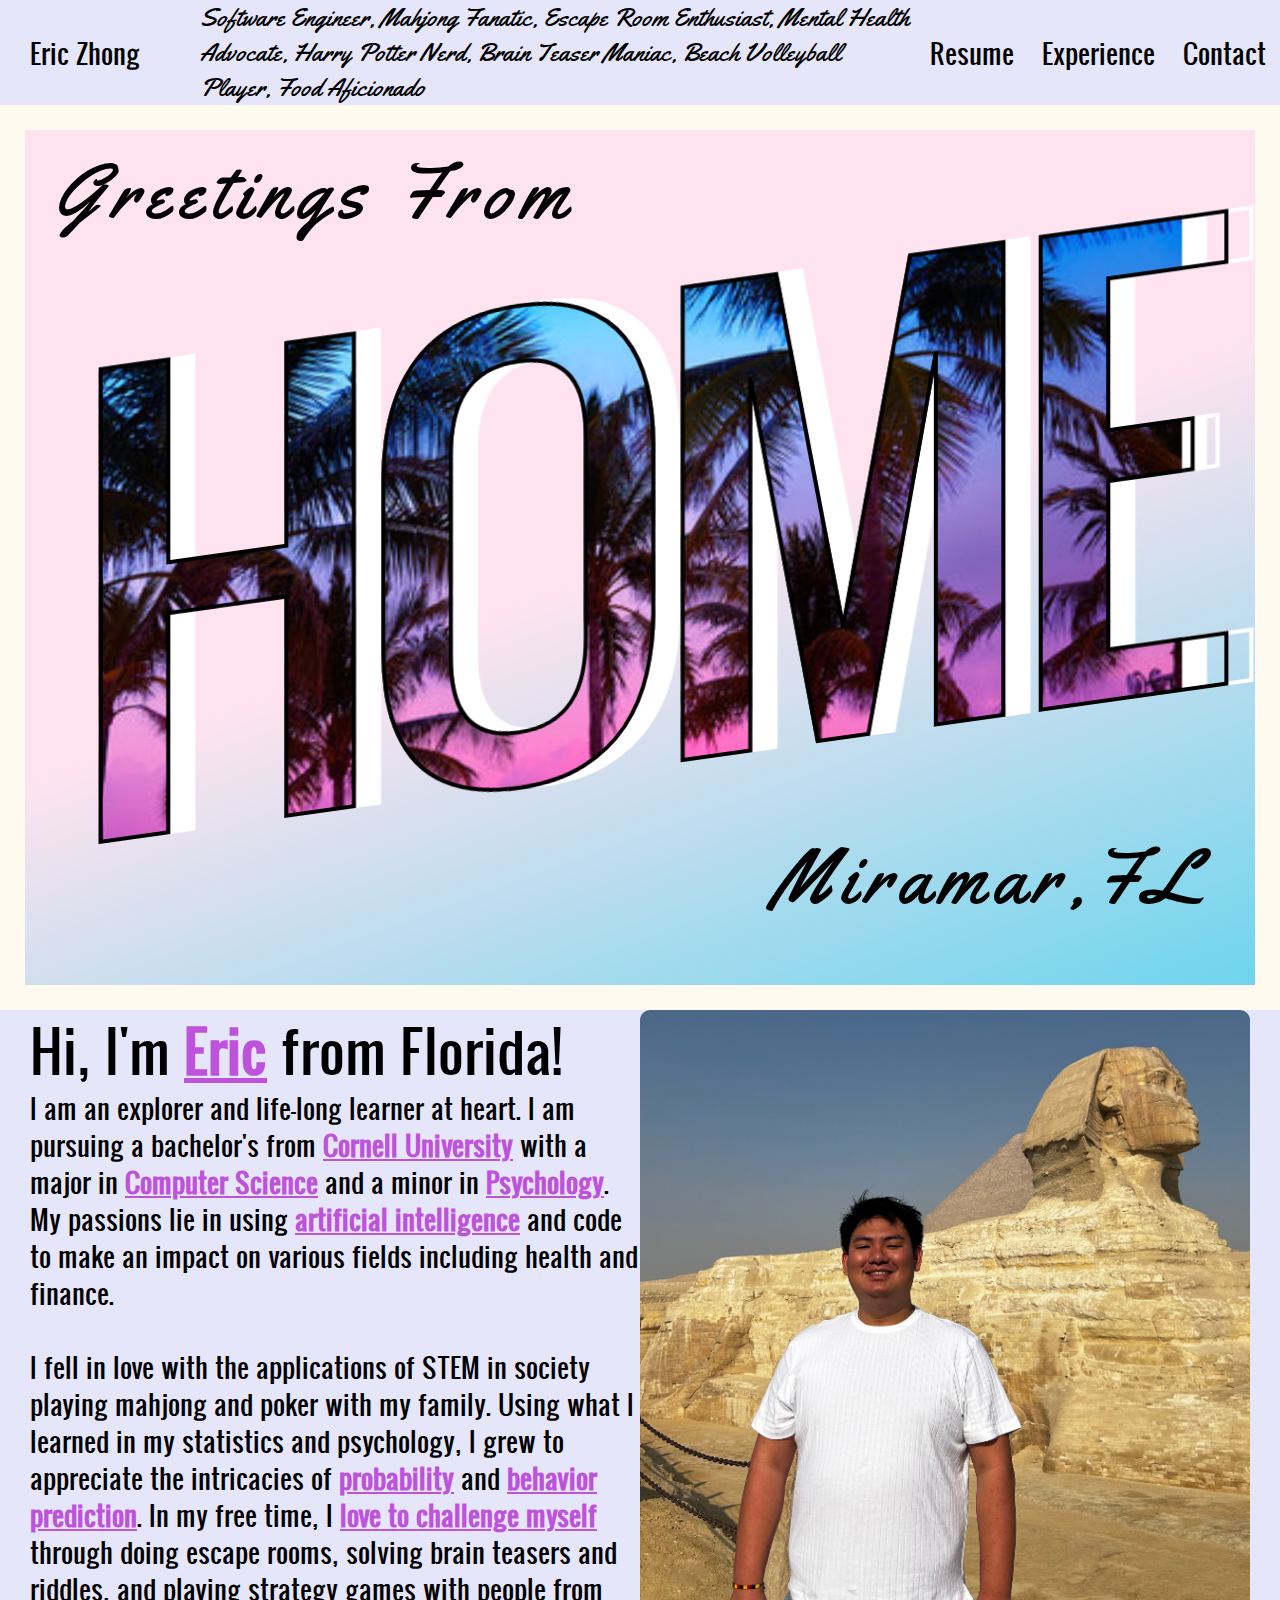
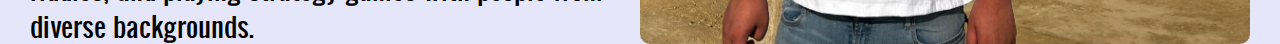
<file: index.html>
<!DOCTYPE html>
<html lang="en">

<head>
  <meta charset="UTF-8" />
  <meta name="viewport" content="width=device-width, initial-scale=1.0" />
  <title>Eric Zhong's Website</title>
  <link rel="stylesheet" href="styles.css" />
</head>
  <!-- Google tag (gtag.js) -->
  <script async src="https://www.googletagmanager.com/gtag/js?id=G-VG9S0H4EGX"></script>
  <script>
    window.dataLayer = window.dataLayer || [];
    function gtag(){dataLayer.push(arguments);}
    gtag('js', new Date());
  
    gtag('config', 'G-VG9S0H4EGX');
  </script>

<body onload="isMobile()">
  <div class="headerContainer">
    <div class="nameSignature">Eric Zhong</div>
    <div class="nameDescription">
      Software Engineer, Mahjong Fanatic, Escape Room Enthusiast, Mental
      Health Advocate, Harry Potter Nerd, Brain Teaser Maniac, Beach
      Volleyball Player, Food Aficionado
    </div>
    <a class="resumeButton" href="resumeScreen.html" onclick="openResume()">Resume</a>
    <a class="experienceButton" href="experienceScreen.html">Experience</a>
    <a class="contactButton" href="contactScreen.html">Contact</a>
  </div>
  <div class="container">
    <div class="postcard">
      <div class="greetingsText">Greetings From</div>
      <div class="homeDisplay">
        <div class="homeText">HOME</div>
      </div>
      <div class="location">Miramar,FL</div>
    </div>
    <div class="resumePostcard"></div>
    <div class="experiencePostcard"></div>
    <div class="contactPostcard"></div>
  </div>
  <div class="aboutMeContainer">
    <div class="textContainer">
      <div class="introText">
        Hi, I'm <u class="Eric">Eric</u> from Florida!
      </div>
      <div class="aboutMeText">
        I am an explorer and life-long learner at heart. I am pursuing a
        bachelor's from
        <u class="cornell">Cornell University</u> with a major in
        <u class="CS">Computer Science</u> and a minor in
        <u class="psych">Psychology</u>. My passions lie in using
        <u class="ai">artificial intelligence</u> and code to make an impact
        on various fields including health and finance. <br /><br />
        I fell in love with the applications of STEM in society playing
        mahjong and poker with my family. Using what I learned in my
        statistics and psychology, I grew to appreciate the intricacies of
        <u class="probability">probability</u> and
        <u class="behaviorPrediction">behavior prediction</u>. In my free
        time, I
        <u class="challengeMyself">love to challenge myself</u> through
        doing escape rooms, solving brain teasers and riddles, and playing
        strategy games with people from diverse backgrounds.
      </div>
    </div>
    <img class="profilePic" , src="./pictures/EricwithSphinx.jpeg" />
  </div>
  <script src="script.js"></script>
</body>

</html>
</file>
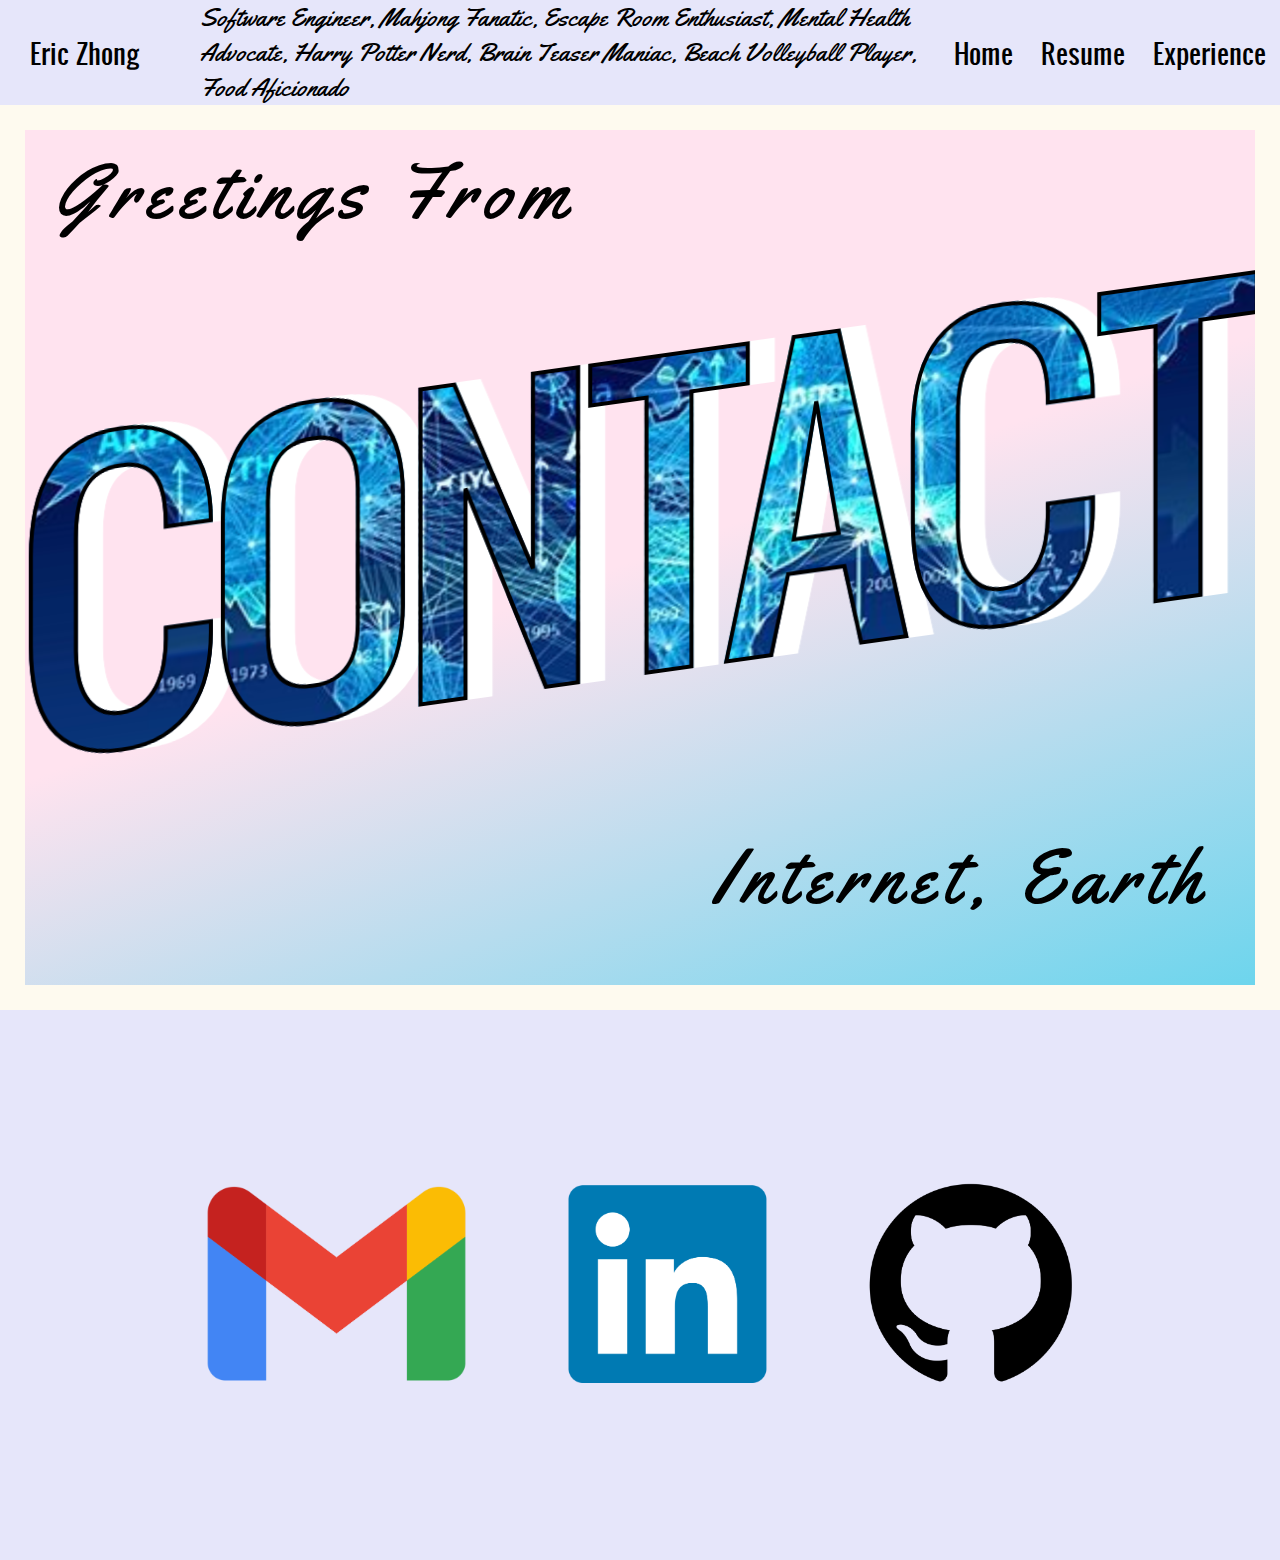
<file: contactScreen.html>
<!DOCTYPE html>
<html lang="en">

<head>
  <meta charset="UTF-8">
  <meta name="viewport" content="width=device-width, initial-scale=1.0">
  <title>Eric Zhong's Website</title>
  <link rel="stylesheet" href="contactScreen.css">
</head>
  <!-- Google tag (gtag.js) -->
  <script async src="https://www.googletagmanager.com/gtag/js?id=G-VG9S0H4EGX"></script>
  <script>
    window.dataLayer = window.dataLayer || [];
    function gtag(){dataLayer.push(arguments);}
    gtag('js', new Date());
  
    gtag('config', 'G-VG9S0H4EGX');
  </script>

<body>
  <div class="headerContainer">
    <div class="nameSignature">Eric Zhong</div>
    <div class="nameDescription">
      Software Engineer, Mahjong Fanatic, Escape Room Enthusiast, Mental Health Advocate, Harry Potter Nerd, Brain
      Teaser Maniac, Beach
      Volleyball Player, Food Aficionado
    </div>
    <a class="homeButton" href="index.html">Home</a>
    <a class="resumeButton" href="resumeScreen.html" onclick="openResume()">Resume</a>
    <a class="experienceButton" href="experienceScreen.html">Experience</a>
  </div>
  <div class="container">
    <div class="postcard">
      <div class="greetingsText">Greetings From</div>
      <div class="homeDisplay">
        <div class="contactText">CONTACT</div>
      </div>
      <div class="location">Internet, Earth</div>
    </div>
  </div>
  <div class="iconsContainer">
    <a href="mailto:ejz25@cornell.edu">
      <img class="gmail" src="./pictures/gmail.png" alt="Email">
    </a>
    <a href="https://www.linkedin.com/in/ericzhong1/" target="_blank">
      <img class="linkedin" src="./pictures/linkedin.png" alt="LinkedIn">
    </a>
    <a href="https://github.com/ezhong0211" target="_blank">
      <img class="github" src="./pictures/github.png" alt="Github">
    </a>
  </div>
  <script src="script.js"></script>
</body>

</html>
</file>
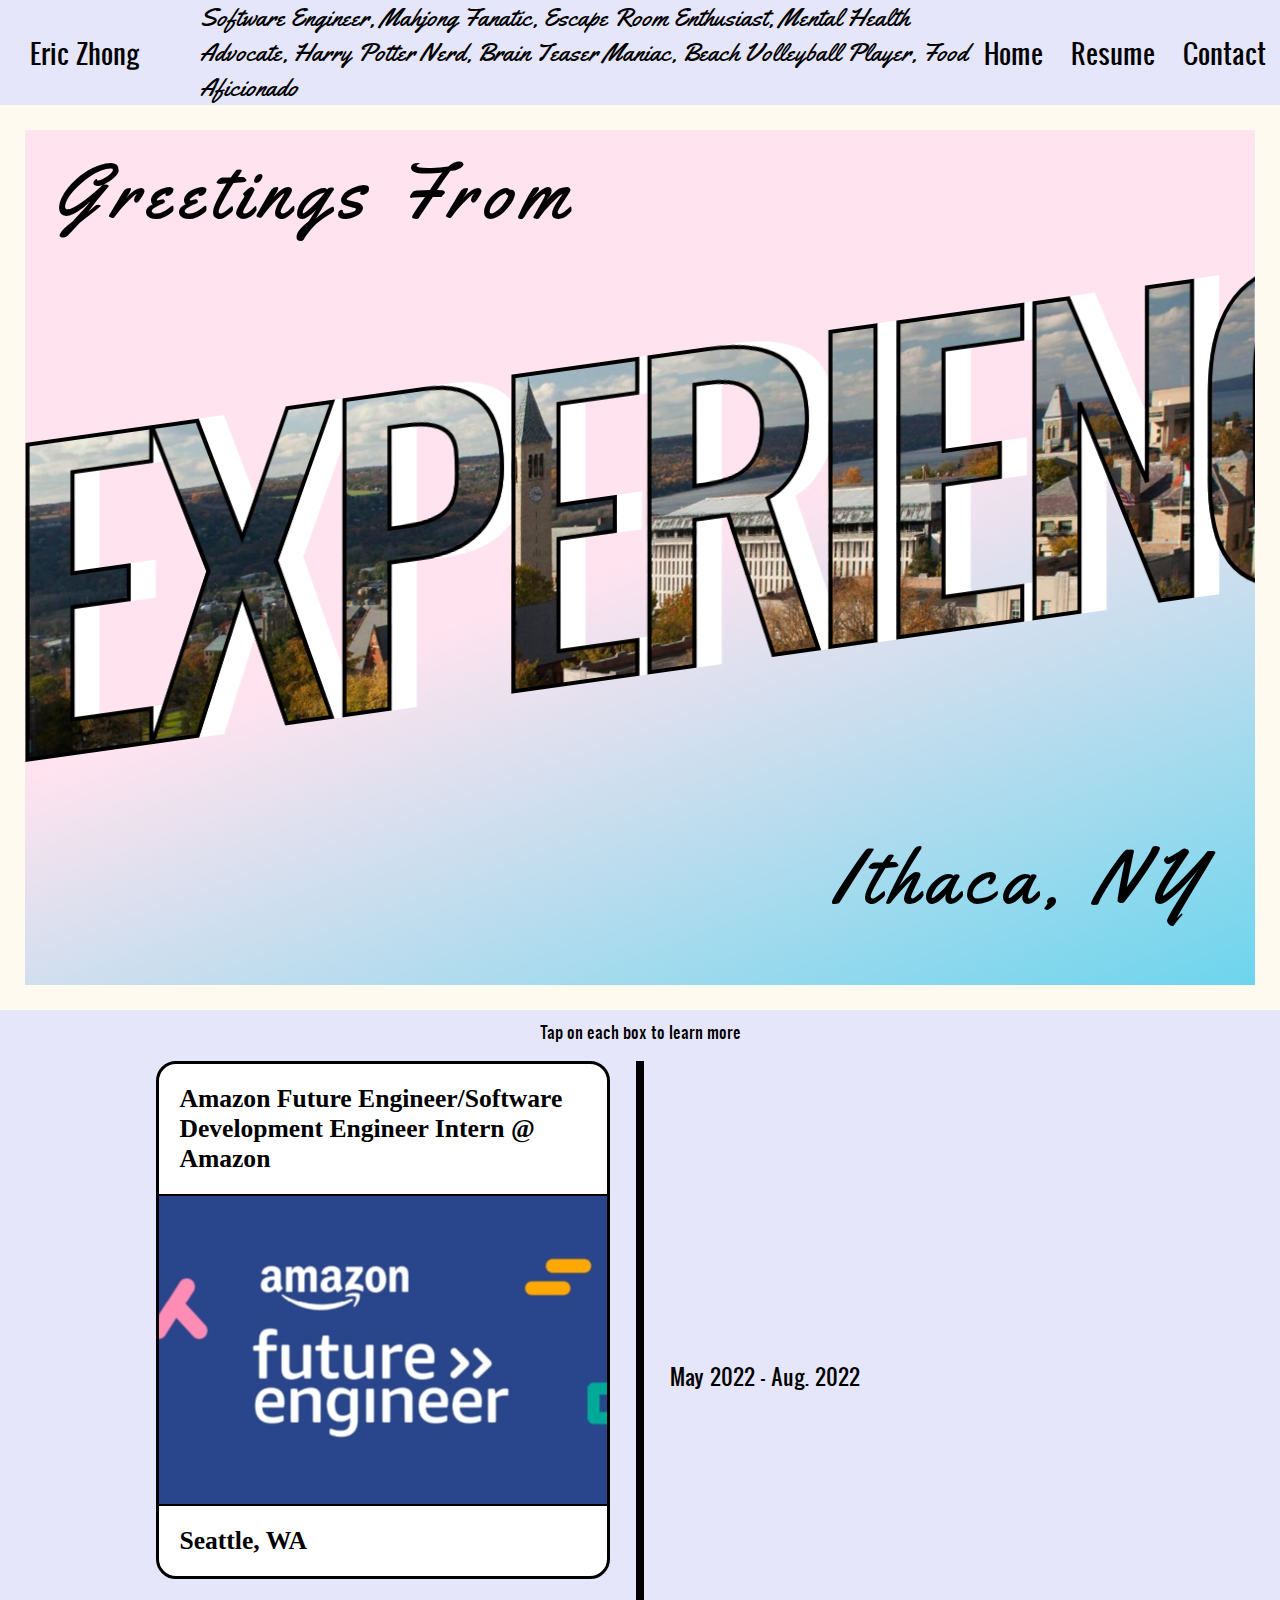
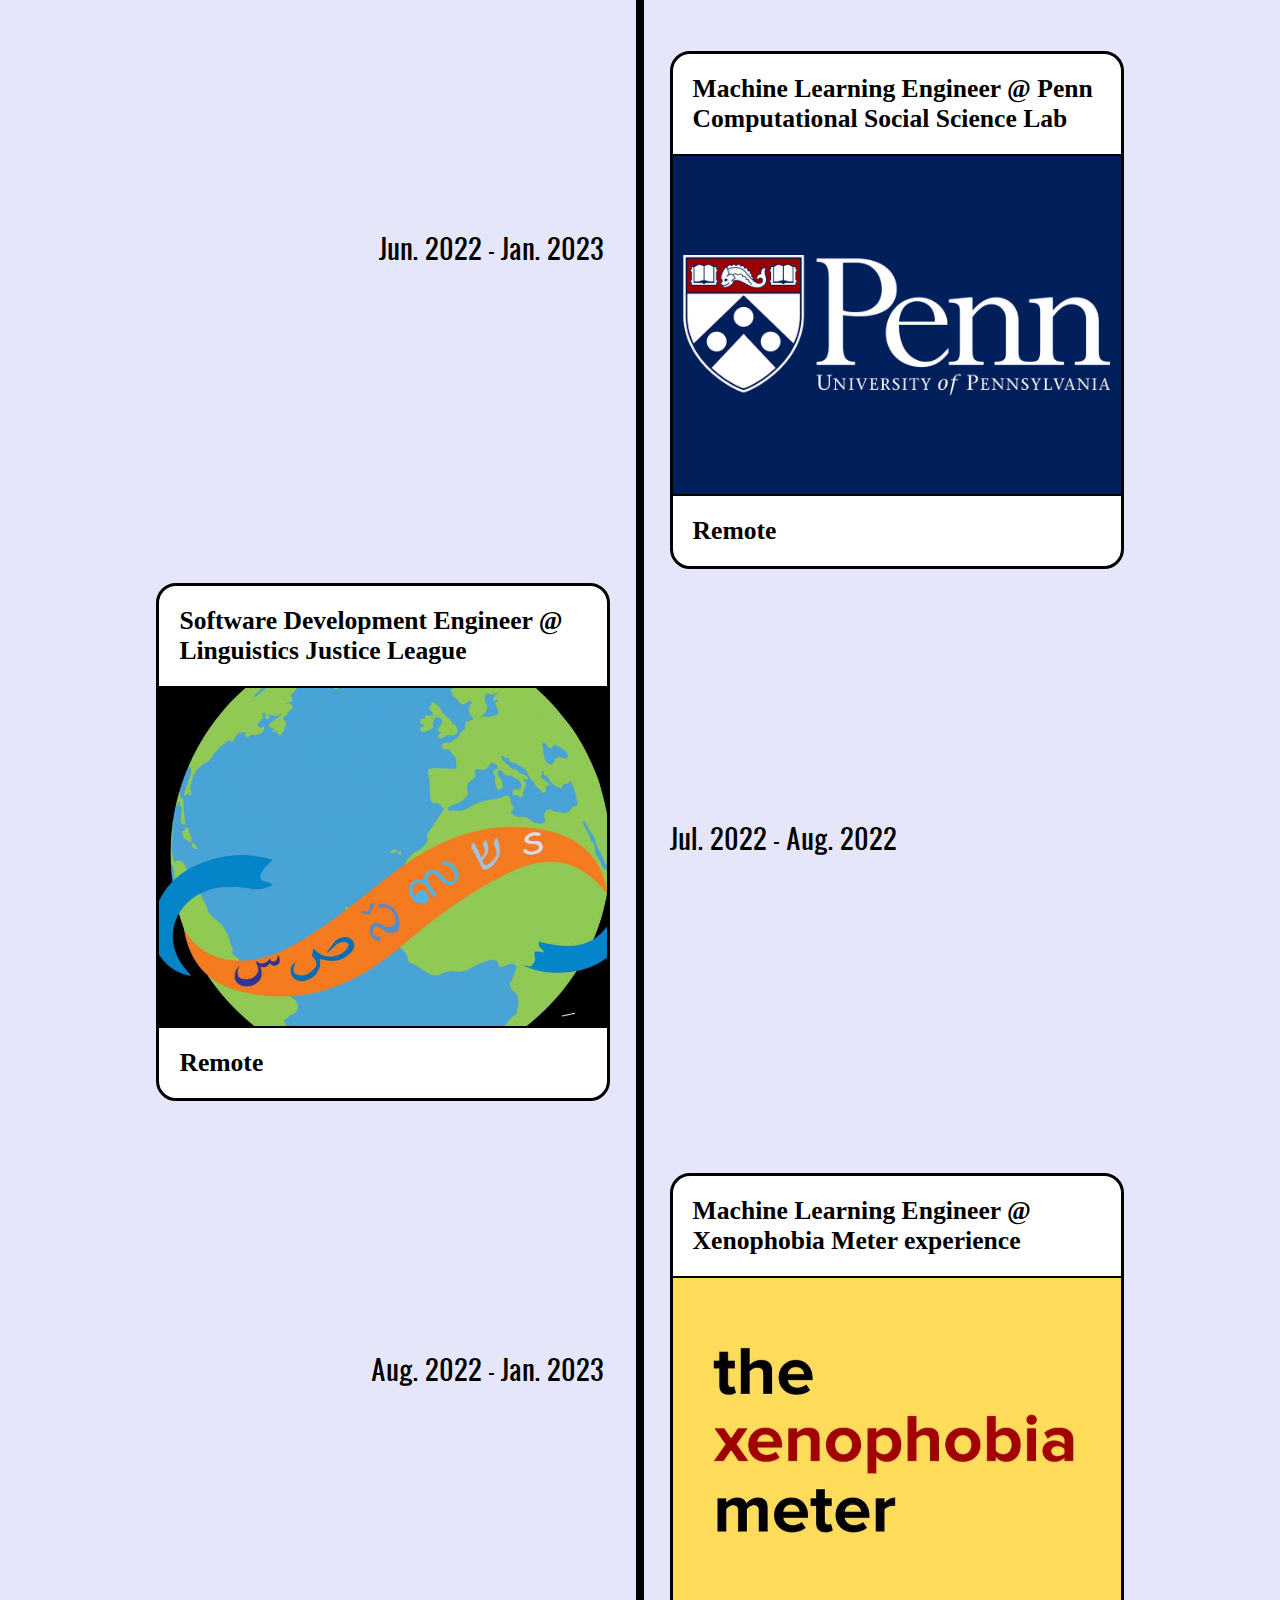
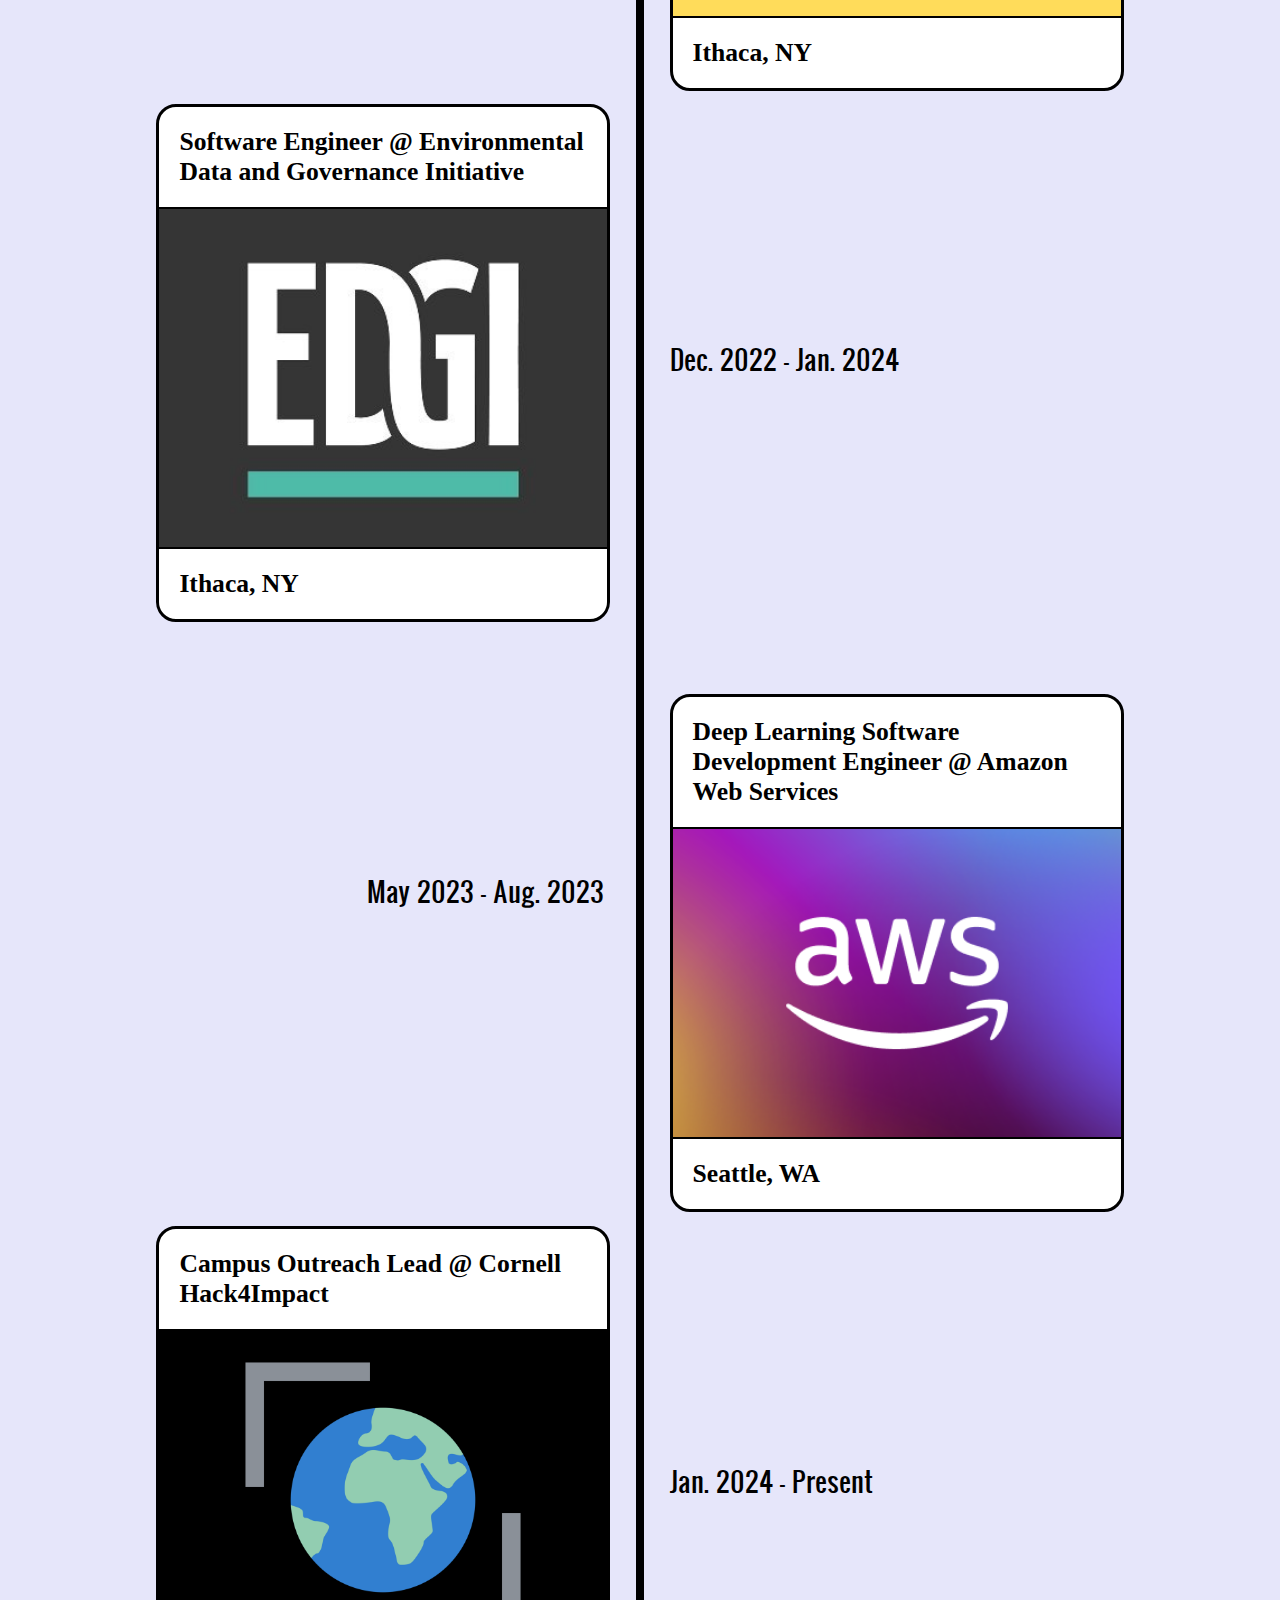
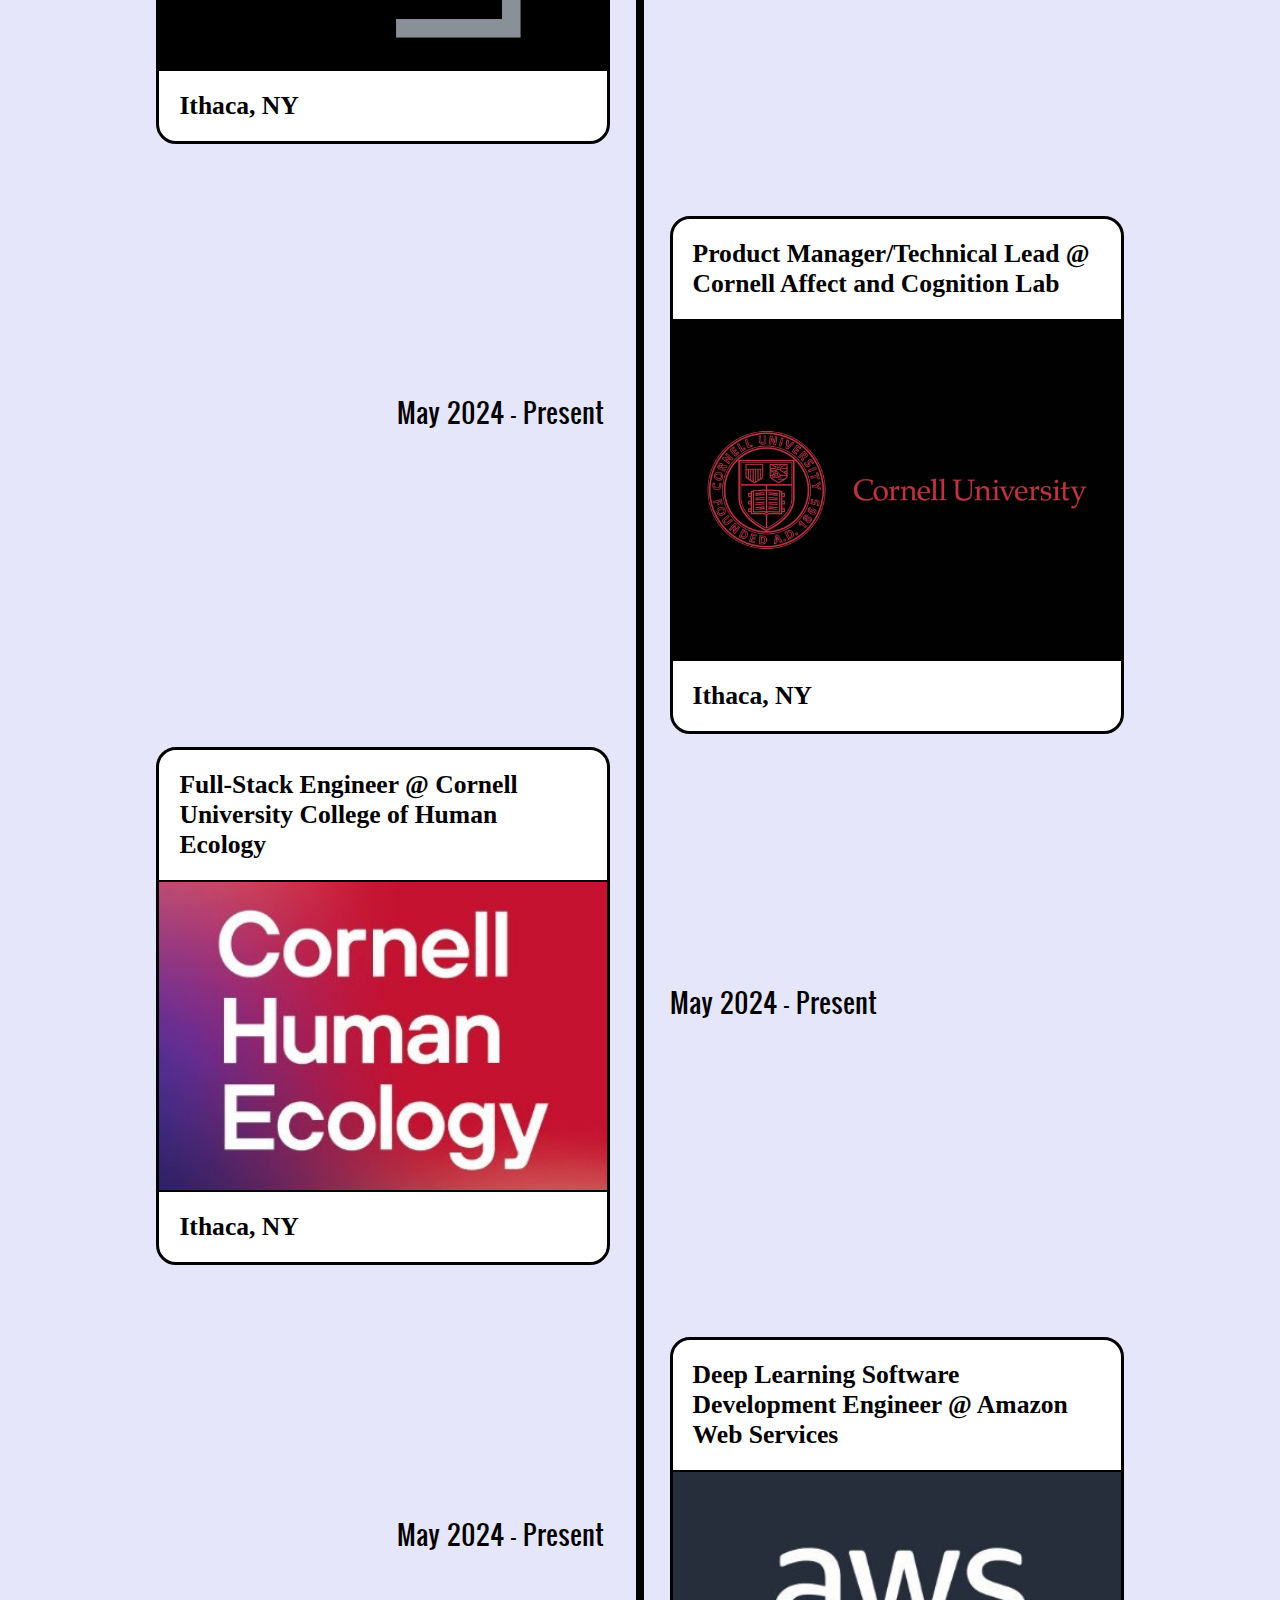
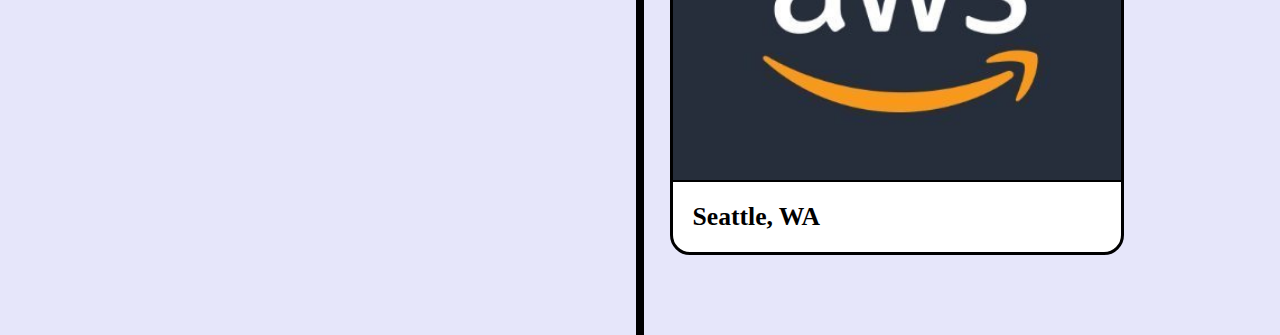
<file: experienceScreen.html>
<!DOCTYPE html>
<html lang="en">

<head>
  <meta charset="UTF-8">
  <meta name="viewport" content="width=device-width, initial-scale=1.0">
  <title>Eric Zhong's Website</title>
  <link rel="stylesheet" href="experienceScreen.css">
</head>
<!-- Google tag (gtag.js) -->
<script async src="https://www.googletagmanager.com/gtag/js?id=G-VG9S0H4EGX"></script>
<script>
  window.dataLayer = window.dataLayer || [];
  function gtag(){dataLayer.push(arguments);}
  gtag('js', new Date());

  gtag('config', 'G-VG9S0H4EGX');
</script>

<body>
  <script src="experienceScreen.js"></script>
  <div class="headerContainer">
    <div class="nameSignature">Eric Zhong</div>
    <div class="nameDescription">
      Software Engineer, Mahjong Fanatic, Escape Room Enthusiast, Mental Health Advocate, Harry Potter Nerd, Brain
      Teaser Maniac, Beach
      Volleyball Player, Food Aficionado
    </div>
    <a class="homeButton" href="index.html">Home</a>
    <a class="resumeButton" href="resumeScreen.html" onclick="openResume()">Resume</a>
    <a class="contactButton" href="contactScreen.html">Contact</a>
  </div>
  <div class="container">
    <div class="postcard">
      <div class="greetingsText">Greetings From</div>
      <div class="experiencesText">EXPERIENCE</div>
      <div class="location">Ithaca, NY</div>
    </div>
  </div>
  <div class="instructionsBox">Tap on each box to learn more</div>
  <div class="timelineContainer">
    <div class="leftContainer">
      <div class="amazon1" onclick="showOther('amazon1')">
        <div class="amazon1Front">
          <div class="amazon1Name">Amazon Future Engineer/Software Development Engineer Intern @ Amazon</div>
          <div class="amazon1pic"></div>
          <div class="amazon1Desc">hello</div>
          <div class="amazon1LocDate">Seattle, WA</div>
        </div>
      </div>
      <div class="emptyBox">Jun. 2022 - Jan. 2023</div>
      <div class="LJL" onclick="showOther('LJL')">
        <div class="LJLFront">
          <div class="LJLName">Software Development Engineer @ Linguistics Justice League</div>
          <div class="LJLpic"></div>
          <div class="LJLDesc">hello</div>
          <div class="LJLLocDate">Remote </div>
        </div>
      </div>
      <div class="emptyBox">Aug. 2022 - Jan. 2023</div>
      <div class="edgi" onclick="showOther('edgi')">
        <div class="edgiFront">
          <div class="edgiName">Software Engineer @ Environmental Data and Governance Initiative</div>
          <div class="edgipic"></div>
          <div class="edgiDesc">hello</div>
          <div class="edgiLocDate">Ithaca, NY </div>
        </div>
      </div>
      <div class="emptyBox">May 2023 - Aug. 2023</div>
      <div class="bus" onclick="showOther('bus')">
        <div class="busFront">
          <div class="busName">Campus Outreach Lead @ Cornell Hack4Impact</div>
          <div class="buspic"></div>
          <div class="busDesc">hello</div>
          <div class="busLocDate">Ithaca, NY </div>
        </div>
      </div>
      <div class="emptyBox">May 2024 - Present</div>
      <div class="embody" onclick="showOther('embody')">
        <div class="embodyFront">
          <div class="embodyName">Full-Stack Engineer @ Cornell University College of Human Ecology</div>
          <div class="embodypic"></div>
          <div class="embodyDesc">hello</div>
          <div class="embodyLocDate">Ithaca, NY </div>
        </div>
      </div>
      <div class="emptyBox">May 2024 - Present</div>
    </div>
    <div class="timeline"></div>
    <div class="rightContainer">
      <div class="topBox">May 2022 - Aug. 2022</div>
      <div class="wharton" onclick="showOther('wharton')">
        <div class="whartonFront">
          <div class="whartonName">Machine Learning Engineer @ Penn Computational Social Science Lab</div>
          <div class="whartonpic"></div>
          <div class="whartonDesc">hello</div>
          <div class="whartonLocDate">Remote</div>
        </div>
      </div>
      <div class="leftemptyBox">Jul. 2022 - Aug. 2022</div>
      <div class="XMP" onclick="showOther('XMP')">
        <div class="XMPFront">
          <div class="XMPName">Machine Learning Engineer @ Xenophobia Meter experience</div>
          <div class="XMPpic"></div>
          <div class="XMPDesc">hello</div>
          <div class="XMPLocDate">Ithaca, NY </div>
        </div>
      </div>
      <div class="leftemptyBox">Dec. 2022 - Jan. 2024</div>
      <div class="amazon2" onclick="showOther('amazon2')">
        <div class="amazon2Front">
          <div class="amazon2Name">Deep Learning Software Development Engineer @ Amazon Web Services</div>
          <div class="amazon2pic"></div>
          <div class="amazon2Desc">hello</div>
          <div class="amazon2LocDate">Seattle, WA </div>
        </div>
      </div>
      <div class=" leftemptyBox">Jan. 2024 - Present</div>
      <div class="pain" onclick="showOther('pain')">
        <div class="painFront">
          <div class="painName">Product Manager/Technical Lead @ Cornell Affect and Cognition Lab</div>
          <div class="painpic"></div>
          <div class="painDesc">hello</div>
          <div class="painLocDate">Ithaca, NY </div>
        </div>
      </div>
      <div class=" leftemptyBox">May 2024 - Present</div>
      <div class="amazon3" onclick="showOther('amazon3')">
        <div class="amazon3Front">
          <div class="amazon3Name">Deep Learning Software Development Engineer @ Amazon Web Services</div>
          <div class="amazon3pic"></div>
          <div class="amazon3Desc">hello</div>
          <div class="amazon3LocDate">Seattle, WA </div>
        </div>
      </div>
    </div>
  </div>
  </div>
</body>

</html>
</file>
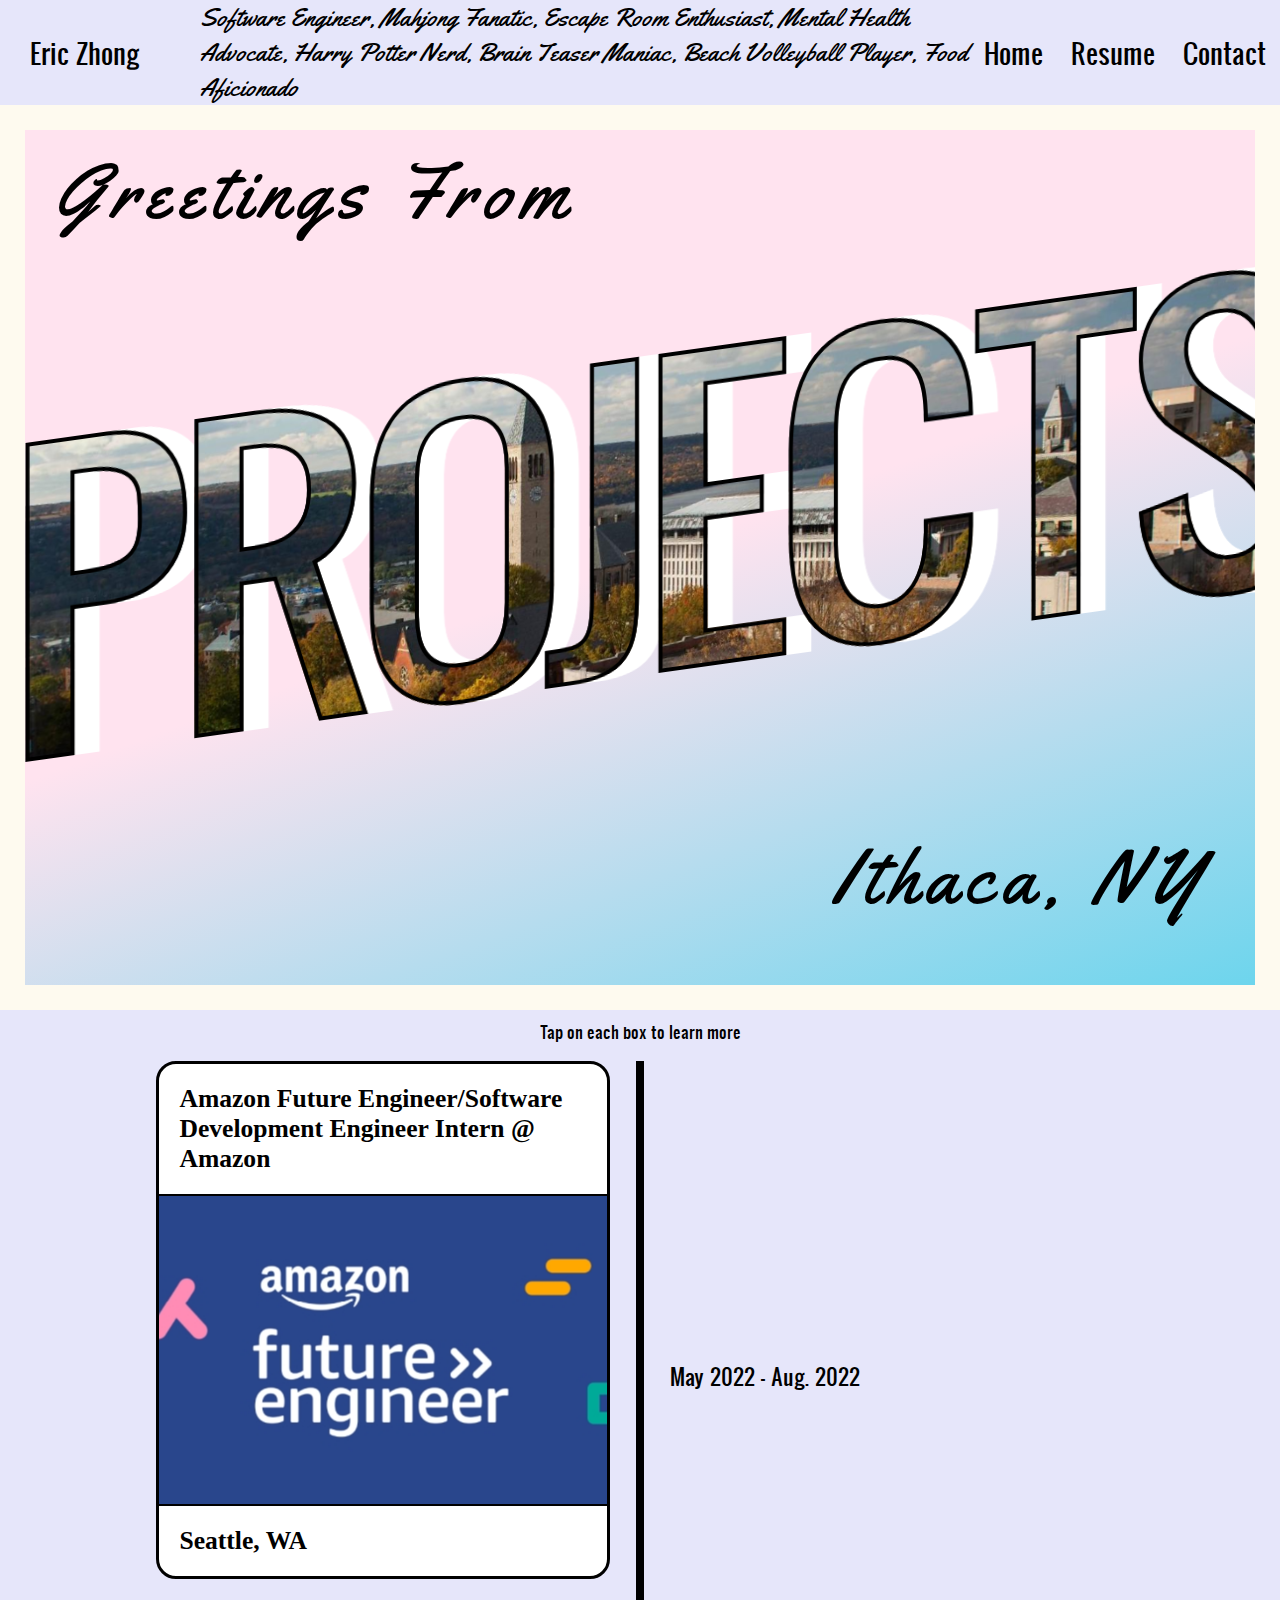
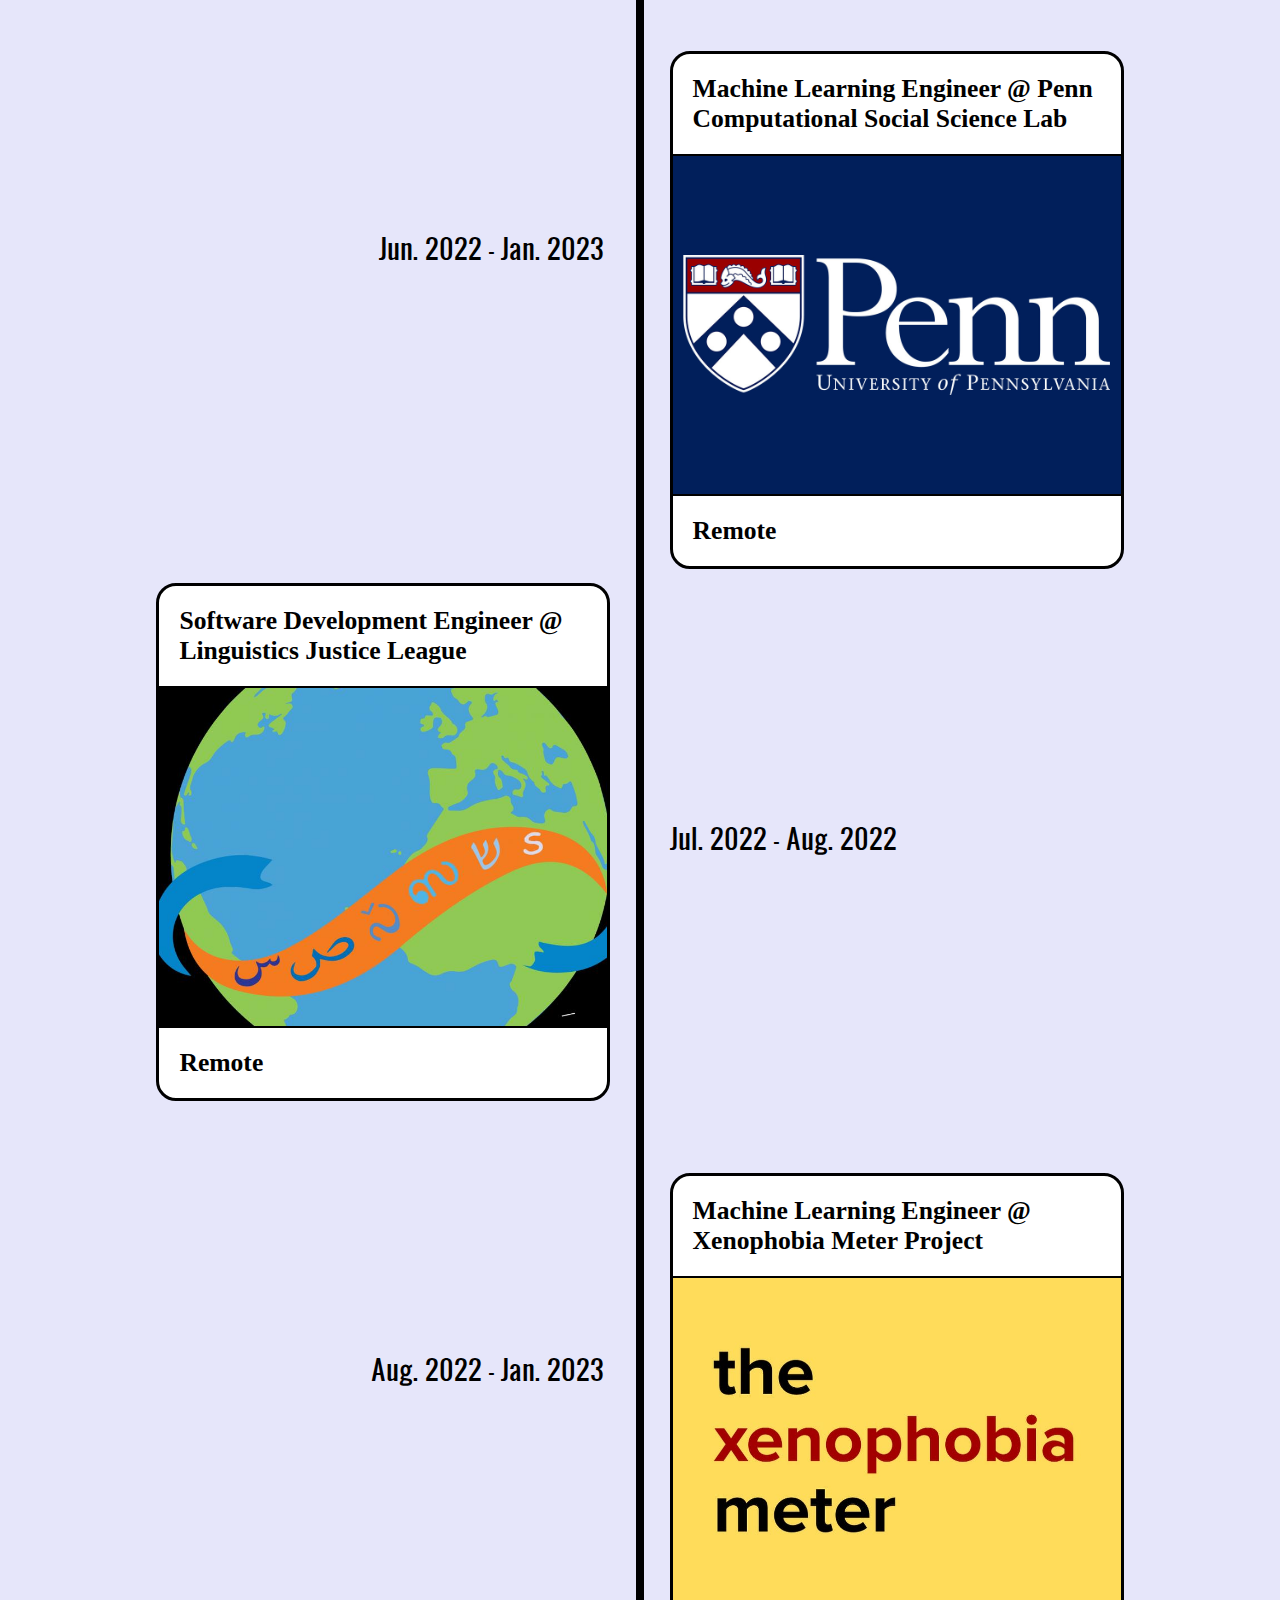
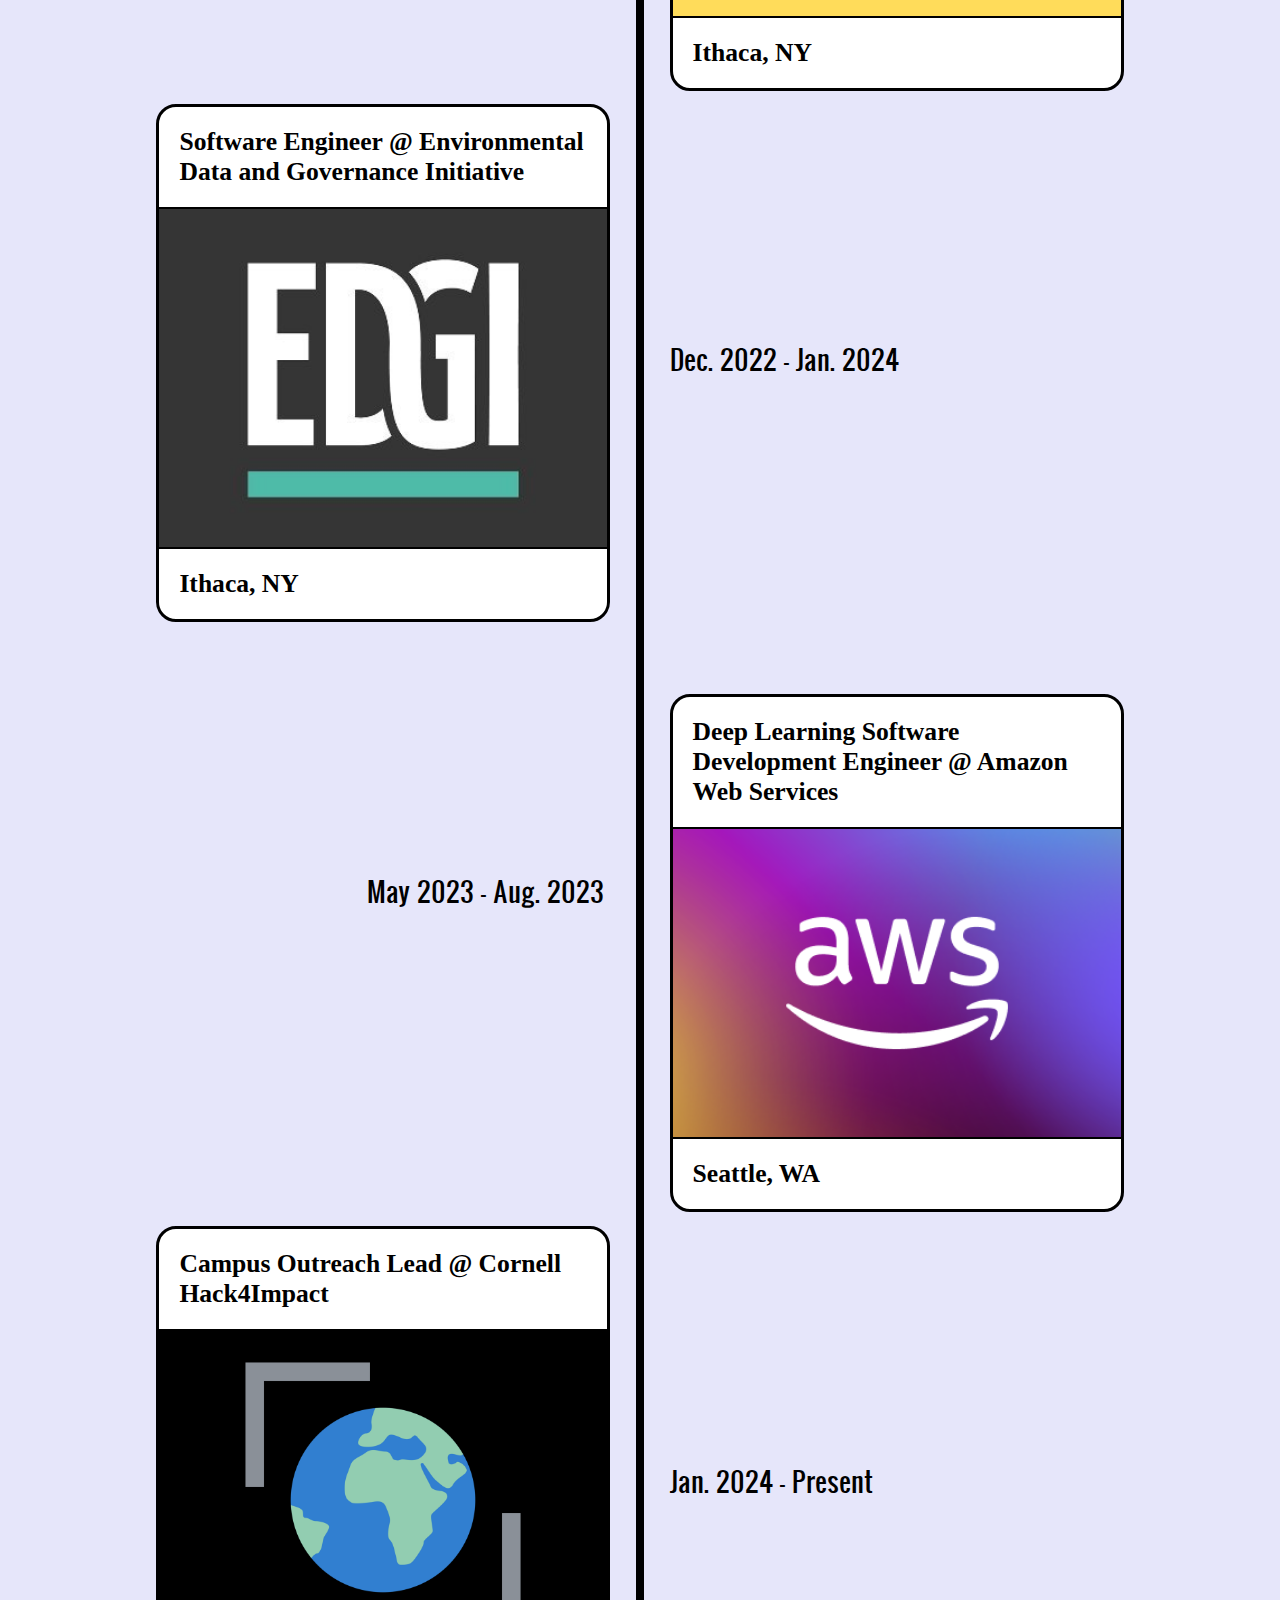
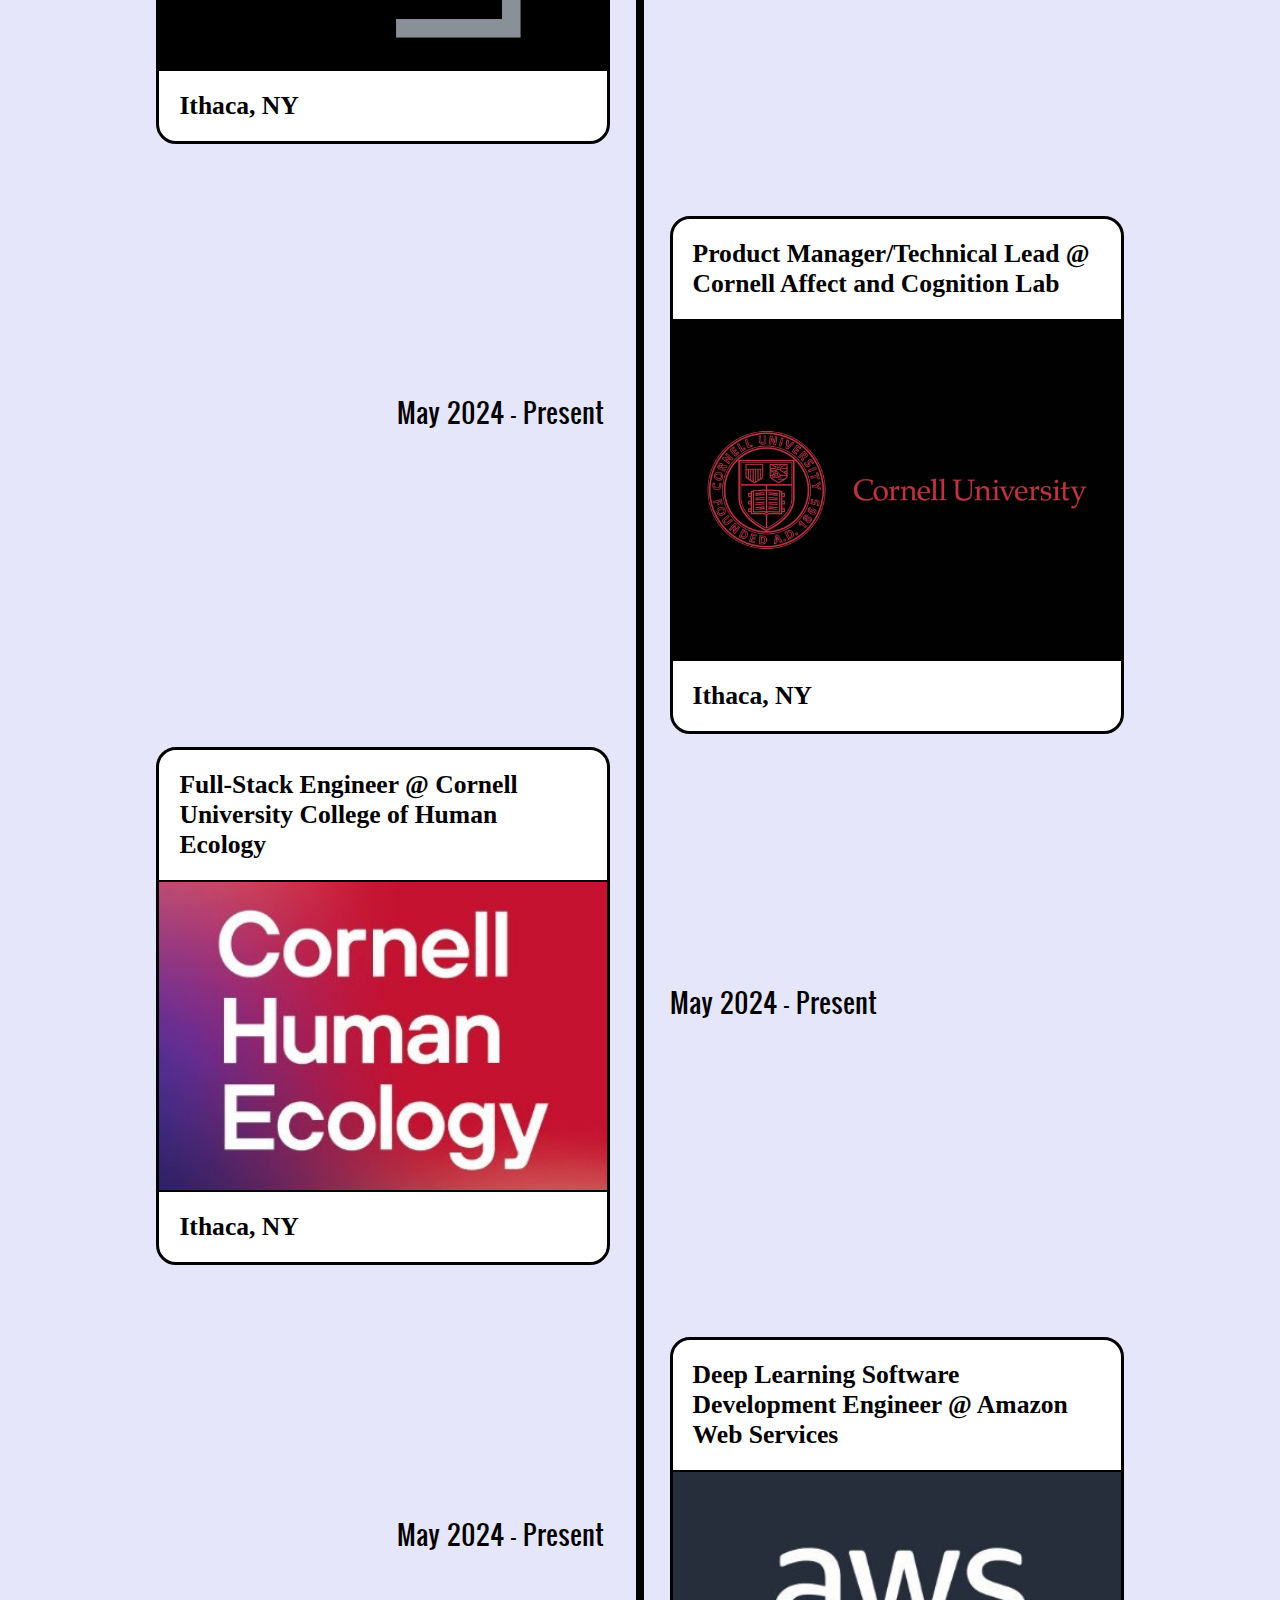
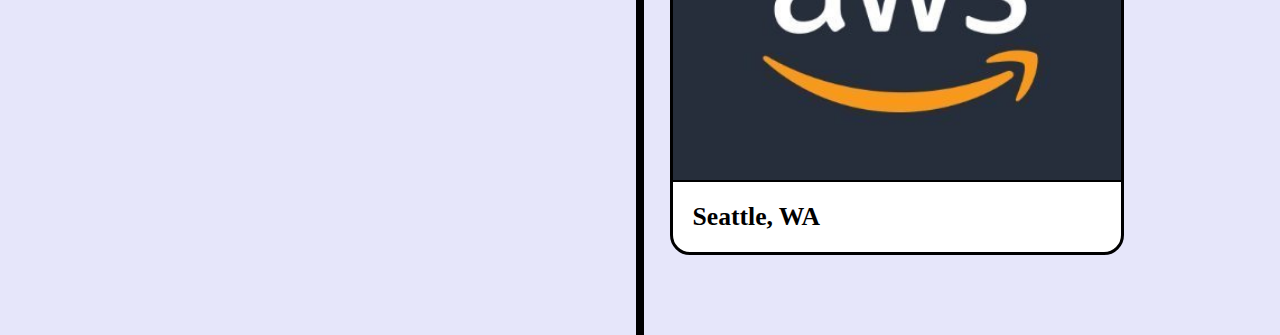
<file: projectScreen.html>
<!DOCTYPE html>
<html lang="en">

<head>
  <meta charset="UTF-8">
  <meta name="viewport" content="width=device-width, initial-scale=1.0">
  <title>Eric Zhong's Website</title>
  <link rel="stylesheet" href="projectScreen.css">
</head>
<!-- Google tag (gtag.js) -->
<script async src="https://www.googletagmanager.com/gtag/js?id=G-VG9S0H4EGX"></script>
<script>
  window.dataLayer = window.dataLayer || [];
  function gtag(){dataLayer.push(arguments);}
  gtag('js', new Date());

  gtag('config', 'G-VG9S0H4EGX');
</script>

<body>
  <script src="projectScreen.js"></script>
  <div class="headerContainer">
    <div class="nameSignature">Eric Zhong</div>
    <div class="nameDescription">
      Software Engineer, Mahjong Fanatic, Escape Room Enthusiast, Mental Health Advocate, Harry Potter Nerd, Brain
      Teaser Maniac, Beach
      Volleyball Player, Food Aficionado
    </div>
    <a class="homeButton" href="index.html">Home</a>
    <a class="resumeButton" href="resumeScreen.html" onclick="openResume()">Resume</a>
    <a class="contactButton" href="contactScreen.html">Contact</a>
  </div>
  <div class="container">
    <div class="postcard">
      <div class="greetingsText">Greetings From</div>
      <div class="projectsText">PROJECTS</div>
      <div class="location">Ithaca, NY</div>
    </div>
  </div>
  <div class="instructionsBox">Tap on each box to learn more</div>
  <div class="timelineContainer">
    <div class="leftContainer">
      <div class="amazon1" onclick="showOther('amazon1')">
        <div class="amazon1Front">
          <div class="amazon1Name">Amazon Future Engineer/Software Development Engineer Intern @ Amazon</div>
          <div class="amazon1pic"></div>
          <div class="amazon1Desc">hello</div>
          <div class="amazon1LocDate">Seattle, WA</div>
        </div>
      </div>
      <div class="emptyBox">Jun. 2022 - Jan. 2023</div>
      <div class="LJL" onclick="showOther('LJL')">
        <div class="LJLFront">
          <div class="LJLName">Software Development Engineer @ Linguistics Justice League</div>
          <div class="LJLpic"></div>
          <div class="LJLDesc">hello</div>
          <div class="LJLLocDate">Remote </div>
        </div>
      </div>
      <div class="emptyBox">Aug. 2022 - Jan. 2023</div>
      <div class="edgi" onclick="showOther('edgi')">
        <div class="edgiFront">
          <div class="edgiName">Software Engineer @ Environmental Data and Governance Initiative</div>
          <div class="edgipic"></div>
          <div class="edgiDesc">hello</div>
          <div class="edgiLocDate">Ithaca, NY </div>
        </div>
      </div>
      <div class="emptyBox">May 2023 - Aug. 2023</div>
      <div class="bus" onclick="showOther('bus')">
        <div class="busFront">
          <div class="busName">Campus Outreach Lead @ Cornell Hack4Impact</div>
          <div class="buspic"></div>
          <div class="busDesc">hello</div>
          <div class="busLocDate">Ithaca, NY </div>
        </div>
      </div>
      <div class="emptyBox">May 2024 - Present</div>
      <div class="embody" onclick="showOther('embody')">
        <div class="embodyFront">
          <div class="embodyName">Full-Stack Engineer @ Cornell University College of Human Ecology</div>
          <div class="embodypic"></div>
          <div class="embodyDesc">hello</div>
          <div class="embodyLocDate">Ithaca, NY </div>
        </div>
      </div>
      <div class="emptyBox">May 2024 - Present</div>
    </div>
    <div class="timeline"></div>
    <div class="rightContainer">
      <div class="topBox">May 2022 - Aug. 2022</div>
      <div class="wharton" onclick="showOther('wharton')">
        <div class="whartonFront">
          <div class="whartonName">Machine Learning Engineer @ Penn Computational Social Science Lab</div>
          <div class="whartonpic"></div>
          <div class="whartonDesc">hello</div>
          <div class="whartonLocDate">Remote</div>
        </div>
      </div>
      <div class="leftemptyBox">Jul. 2022 - Aug. 2022</div>
      <div class="XMP" onclick="showOther('XMP')">
        <div class="XMPFront">
          <div class="XMPName">Machine Learning Engineer @ Xenophobia Meter Project</div>
          <div class="XMPpic"></div>
          <div class="XMPDesc">hello</div>
          <div class="XMPLocDate">Ithaca, NY </div>
        </div>
      </div>
      <div class="leftemptyBox">Dec. 2022 - Jan. 2024</div>
      <div class="amazon2" onclick="showOther('amazon2')">
        <div class="amazon2Front">
          <div class="amazon2Name">Deep Learning Software Development Engineer @ Amazon Web Services</div>
          <div class="amazon2pic"></div>
          <div class="amazon2Desc">hello</div>
          <div class="amazon2LocDate">Seattle, WA </div>
        </div>
      </div>
      <div class=" leftemptyBox">Jan. 2024 - Present</div>
      <div class="pain" onclick="showOther('pain')">
        <div class="painFront">
          <div class="painName">Product Manager/Technical Lead @ Cornell Affect and Cognition Lab</div>
          <div class="painpic"></div>
          <div class="painDesc">hello</div>
          <div class="painLocDate">Ithaca, NY </div>
        </div>
      </div>
      <div class=" leftemptyBox">May 2024 - Present</div>
      <div class="amazon3" onclick="showOther('amazon3')">
        <div class="amazon3Front">
          <div class="amazon3Name">Deep Learning Software Development Engineer @ Amazon Web Services</div>
          <div class="amazon3pic"></div>
          <div class="amazon3Desc">hello</div>
          <div class="amazon3LocDate">Seattle, WA </div>
        </div>
      </div>
    </div>
  </div>
  </div>
</body>

</html>
</file>
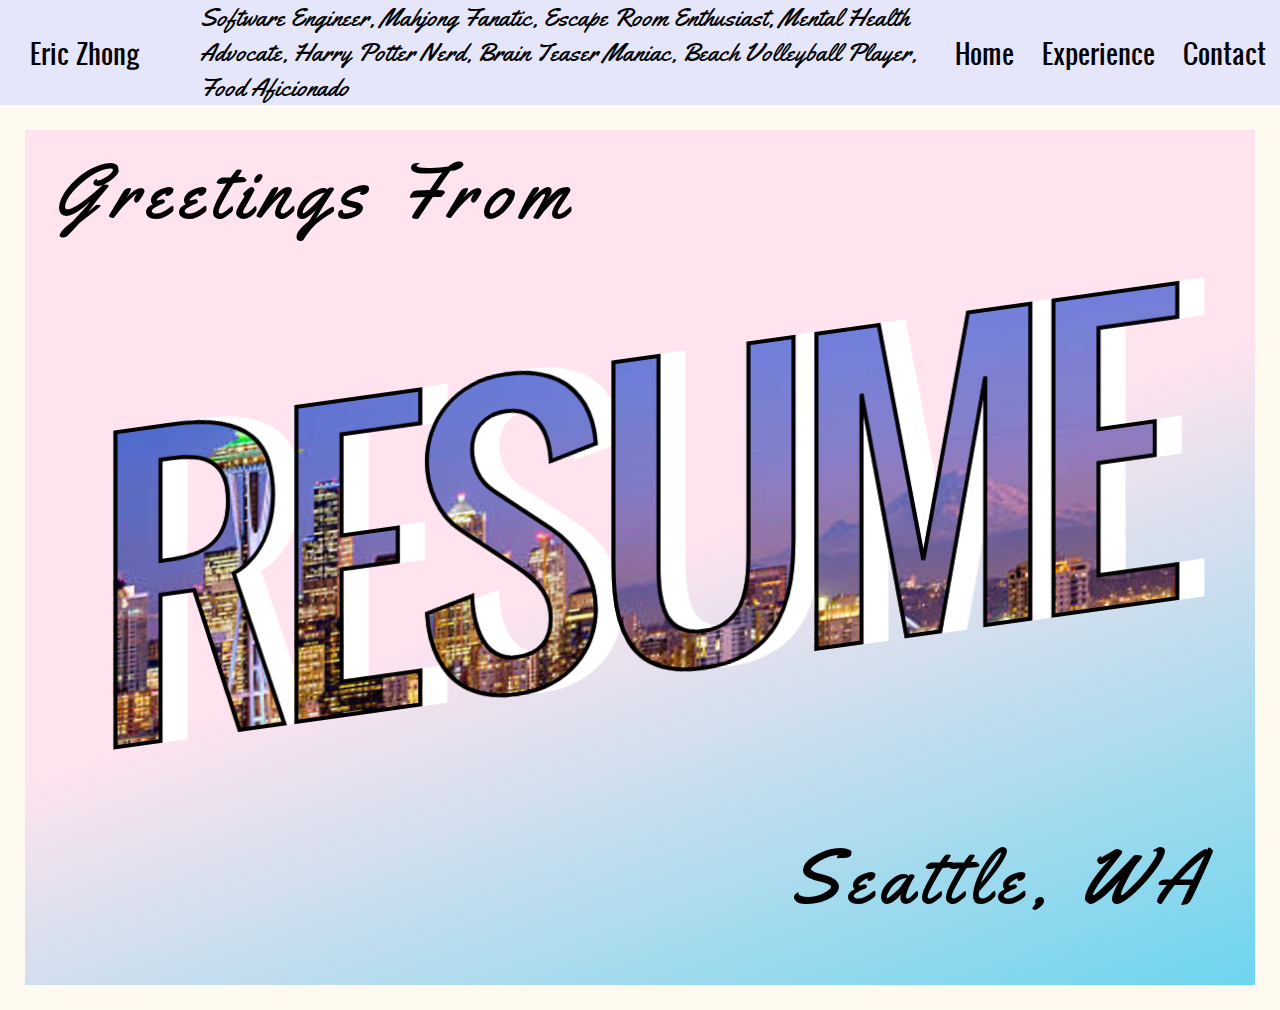
<file: resumeScreen.html>
<!DOCTYPE html>
<html lang="en">

<head>
  <meta charset="UTF-8">
  <meta name="viewport" content="width=device-width, initial-scale=1.0">
  <title>Eric Zhong's Website</title>
  <link rel="stylesheet" href="resumeScreen.css">
</head>
  <!-- Google tag (gtag.js) -->
<script async src="https://www.googletagmanager.com/gtag/js?id=G-VG9S0H4EGX"></script>
<script>
  window.dataLayer = window.dataLayer || [];
  function gtag(){dataLayer.push(arguments);}
  gtag('js', new Date());

  gtag('config', 'G-VG9S0H4EGX');
</script>
<body>
  <div class="headerContainer">
    <div class="nameSignature">Eric Zhong</div>
    <div class="nameDescription">
      Software Engineer, Mahjong Fanatic, Escape Room Enthusiast, Mental Health Advocate, Harry Potter Nerd, Brain
      Teaser Maniac, Beach
      Volleyball Player, Food Aficionado
    </div>
    <a class="homeButton" href="index.html">Home</a>
    <a class="experienceButton" href="experienceScreen.html">Experience</a>
    <a class="contactButton" href="contactScreen.html">Contact</a>
  </div>
  <div class="container">
    <div class="postcard">
      <div class="greetingsText">Greetings From</div>
      <div class="homeDisplay">
        <div class="resumeText">RESUME</div>
      </div>
      <div class="location">Seattle, WA</div>
    </div>
  </div>
</body>

</html>
</file>
<file: styles.css>
@font-face {
  font-family: cursive;
  src: url(./fonts/cursive.ttf);
}

@font-face {
  font-family: oswald;
  src: url(./fonts/oswald.ttf);
}

@font-face {
  font-family: yellowtail;
  src: url(./fonts/yellowtail.ttf);
}

body {
  margin: 0;
  background-color: var(--homeBackgroundColor);
}

:root {
  --greetingSize: calc(var(--borderLength) * 3);
  --mainSize: 60vh;
  --screenHeight: 90vh;
  --screenWidth: 100vh;
  --buttonOpacity: 75%;
  --borderLength: 2vw;
  --letterSpacing: calc(var(--greetingSize) / 10);
  --buttonFontSize: calc(var(--greetingSize) / 2.5);
  --headerFontSize: calc(var(--greetingSize) / 3);
  --skewness: -8deg;
  --color: #fefaef;
  --homeBackgroundColor: #e6e6fa;
  --highlightColor: #bd53db;
}

.headerContainer {
  display: flex;
  background-color: var(--homeBackgroundColor);
  justify-content: left;
  align-items: center;
}

.nameSignature {
  font-family: oswald;
  margin-left: 30px;
}

.nameDescription {
  font-family: yellowtail;
  flex: 1;
  margin-left: 60px;
}

.nameDescription,
.nameSignature,
.resumeButton,
.experienceButton,
.contactButton {
  color: black;
  font-size: var(--headerFontSize);
  text-decoration: none;
}

.resumeButton,
.experienceButton,
.contactButton {
  background-color: transparent;
  height: fit-content;
  opacity: 100%;
  border: transparent 4px solid;
  margin: 10px;
  font-family: oswald;
}

.container {
  display: flex;
  justify-content: center;
  min-width: 80vw;
  min-height: 80vh;
  border: var(--borderLength) solid #fefaef;
}

.postcard {
  overflow: hidden;
  width: 100vw;
  height: 95vh;
  background: linear-gradient(160deg, #ffe3ef 50%, #6dd5ed 100%);
}

.greetingsButtonRow {
  display: flex;
  align-items: end;
}

.greetingsText {
  font-size: var(--greetingSize);
  font-family: yellowtail;
  letter-spacing: calc(var(--greetingSize) / 10);
  color: black;
  margin: 10px 0 0 30px;
}

.emptySpace {
  margin: 10px 0 0 30px;
  flex: 0.95;
}

.homeDisplay {
  position: relative;
  margin: -10%;
}

.homeText {
  position: relative;
  font-family: oswald;
  font-size: var(--mainSize);
  transform: skewY(var(--skewness));
  letter-spacing: -30px;
  text-align: center;
  z-index: 1;
  background-image: url(./pictures/floridaSunset.jpeg);
  background-repeat: no-repeat;
  -webkit-text-stroke: 4px black;
  -webkit-background-clip: text;
  background-clip: text;
  background-size: 100vw;
  color: transparent;
  -webkit-filter: drop-shadow(20px 00px white);
  filter: drop-shadow(25px 0px white);
}

.location {
  font-family: yellowtail;
  font-size: var(--greetingSize);
  position: absolute;
  bottom: -30px;
  right: 8vh;
  letter-spacing: var(--letterSpacing);
}

.aboutMeContainer {
  display: flex;
  margin: 0px 30px;
  background-color: var(--homeBackgroundColor);
  flex-direction: row;
  max-height: 80%;
}

.textContainer {
  display: flex;
  width: 50%;
  flex-direction: column;
  overflow: auto;
}

.introText,
.aboutMeText {
  font-family: oswald;
  color: black;
}

.introText {
  font-size: calc(var(--greetingSize) / 1.4);
}

.aboutMeText {
  font-size: calc(var(--greetingSize) / 3);
}
.Eric,
.cornell,
.CS,
.psych,
.ai,
.curious,
.challengeMyself,
.probability,
.behaviorPrediction,
.trying {
  text-decoration: underline;
  font-weight: bold;
  color: var(--highlightColor);
}

.profilePic {
  alt: "Eric in front of the Sphinx (Giza, Egypt)";
  width: 50%;
  object-fit: cover;
  border-radius: 10px;
}
</file>
<file: contactScreen.css>
@font-face {
  font-family: cursive;
  src: url(./fonts/cursive.ttf);
}

@font-face {
  font-family: oswald;
  src: url(./fonts/oswald.ttf);
}

@font-face {
  font-family: yellowtail;
  src: url(./fonts/yellowtail.ttf);
}

body {
  margin: 0;
  background-color: var(--homeBackgroundColor);
}

:root {
  --greetingSize: calc(var(--borderLength) * 3);
  --mainSize: 40vh;
  --screenHeight: 90vh;
  --screenWidth: 100vh;
  --buttonOpacity: 75%;
  --borderLength: 2vw;
  --letterSpacing: calc(var(--greetingSize) / 10);
  --buttonFontSize: calc(var(--greetingSize) / 2.5);
  --headerFontSize: calc(var(--greetingSize) / 3);
  --skewness: -8deg;
  --color: #fefaef;
  --homeBackgroundColor: #e6e6fa;
}

.headerContainer {
  display: flex;
  background-color: var(--homeBackgroundColor);
  justify-content: left;
  align-items: center;
}

.nameSignature {
  font-family: oswald;
  margin-left: 30px;
}

.nameDescription {
  font-family: yellowtail;
  flex: 1;
  margin-left: 60px;
}

.nameDescription,
.nameSignature,
.resumeButton,
.experienceButton,
.contactButton,
.homeButton {
  color: black;
  font-size: var(--headerFontSize);
  text-decoration: none;
}

.homeButton,
.resumeButton,
.experienceButton {
  background-color: transparent;
  height: fit-content;
  opacity: 100%;
  border: transparent 4px solid;
  margin: 10px;
  font-family: oswald;
}

.container {
  display: flex;
  justify-content: center;
  min-width: 80vw;
  min-height: 80vh;
  border: var(--borderLength) solid #fefaef;
}

.postcard {
  overflow: hidden;
  width: 100vw;
  height: 95vh;
  background: linear-gradient(160deg, #ffe3ef 50%, #6dd5ed 100%);
}

.greetingsButtonRow {
  display: flex;
  align-items: end;
}

.greetingsText {
  font-size: var(--greetingSize);
  font-family: yellowtail;
  letter-spacing: calc(var(--greetingSize) / 10);
  color: black;
  margin: 10px 0 0 30px;
}

.contactText {
  position: relative;
  font-family: oswald;
  font-size: var(--mainSize);
  transform: skewY(var(--skewness));
  letter-spacing: -22px;
  text-align: center;
  z-index: 1;
  background-image: url(./pictures/internet.jpg);
  background-repeat: no-repeat;
  -webkit-text-stroke: 4px black;
  -webkit-background-clip: text;
  background-clip: text;
  background-size: 100vw;
  background-position-y: 30%;
  background-position-x: -25%;
  color: transparent;
  -webkit-filter: drop-shadow(20px 00px white);
  filter: drop-shadow(25px 0px white);
  margin-left: -20px;
}

.location {
  font-family: yellowtail;
  font-size: var(--greetingSize);
  position: absolute;
  bottom: -30px;
  right: 8vh;
  letter-spacing: var(--letterSpacing);
}

.iconsContainer {
  padding-top: 50px;
  padding-bottom: 50px;
  display: flex;
  gap: 100px;
  height: 50vh;
  align-items: center;
  justify-content: center;
}

.github,
.gmail,
.linkedin {
  height: 200px;
}
</file>
<file: experienceScreen.css>
@font-face {
  font-family: cursive;
  src: url(./fonts/cursive.ttf);
}

@font-face {
  font-family: oswald;
  src: url(./fonts/oswald.ttf);
}

@font-face {
  font-family: yellowtail;
  src: url(./fonts/yellowtail.ttf);
}

body {
  margin: 0;
  background-color: var(--homeBackgroundColor);
}

:root {
  --greetingSize: calc(var(--borderLength) * 3);
  --mainSize: 40vh;
  --screenHeight: 90vh;
  --screenWidth: 100vh;
  --buttonOpacity: 75%;
  --borderLength: 2vw;
  --letterSpacing: calc(var(--greetingSize) / 10);
  --buttonFontSize: calc(var(--greetingSize) / 2.5);
  --headerFontSize: calc(var(--greetingSize) / 3);
  --skewness: -8deg;
  --color: #fefaef;
  --homeBackgroundColor: #e6e6fa;
  --highlightColor: #bd53db;
}

.headerContainer {
  display: flex;
  background-color: var(--homeBackgroundColor);
  justify-content: left;
  align-items: center;
}

.nameSignature {
  font-family: oswald;
  margin-left: 30px;
}

.nameDescription {
  font-family: yellowtail;
  flex: 1;
  margin-left: 60px;
}

.nameDescription,
.nameSignature,
.resumeButton,
.experienceButton,
.contactButton,
.homeButton {
  color: black;
  font-size: var(--headerFontSize);
  text-decoration: none;
}

.homeButton,
.resumeButton,
.contactButton {
  background-color: transparent;
  height: fit-content;
  opacity: 100%;
  border: transparent 4px solid;
  margin: 10px;
  font-family: oswald;
}

.container {
  display: flex;
  justify-content: center;
  min-width: 80vw;
  min-height: 80vh;
  border: var(--borderLength) solid #fefaef;
}

.postcard {
  overflow: hidden;
  width: 100vw;
  height: 95vh;
  background: linear-gradient(160deg, #ffe3ef 50%, #6dd5ed 100%);
}

.greetingsButtonRow {
  display: flex;
  align-items: end;
}

.greetingsText {
  font-size: var(--greetingSize);
  font-family: yellowtail;
  letter-spacing: calc(var(--greetingSize) / 10);
  color: black;
  margin: 10px 0 0 30px;
}

.emptySpace {
  margin: 10px 0 0 30px;
  flex: 0.95;
}

.homeDisplay {
  position: relative;
}

.experiencesText {
  position: relative;
  font-family: oswald;
  font-size: var(--mainSize);
  transform: skewY(var(--skewness));
  letter-spacing: -22px;
  text-align: center;
  z-index: 1;
  background-image: url(./pictures/cornell.jpeg);
  background-repeat: no-repeat;
  -webkit-text-stroke: 4px black;
  -webkit-background-clip: text;
  background-clip: text;
  background-size: 100vw;
  background-position-y: 30%;
  background-position-x: -25%;
  color: transparent;
  -webkit-filter: drop-shadow(20px 00px white);
  filter: drop-shadow(25px 0px white);
  margin-left: -20px;
}

.location {
  font-family: yellowtail;
  font-size: var(--greetingSize);
  position: absolute;
  bottom: -30px;
  right: 8vh;
  letter-spacing: var(--letterSpacing);
}

.timelineContainer {
  min-width: 100vw;
  display: flex;
  justify-content: center;
}
.timeline {
  position: relative;
  max-width: 1px;
  justify-content: center;
  content: "";
  min-height: 100vh;
  border: 4px solid black;
  margin-top: 2vh;
}

.leftContainer,
.rightContainer {
  display: flex;
  flex-direction: column;
  gap: 80px;
}

.amazon1Front,
.amazon1Back,
.LJLFront,
.edgiFront,
.embodyFront,
.busFront,
.whartonFront,
.XMPFront,
.amazon2Front,
.painFront,
.amazon3Front,
.emptyBox,
.leftemptyBox {
  display: flex;
  flex-direction: column;
  font-size: calc(var(--headerFontSize));
  width: 35vw;
  margin-left: 2vw;
  margin-right: 2vw;
  margin-top: 2vh;
  height: 40vw;
  background-color: white;
  border-radius: 20px;
  border: solid black 3px;
}

.emptyBox,
.instructionsBox,
.leftemptyBox {
  border: transparent;
  background-color: transparent;
}

.emptyBox,
.leftemptyBox {
  height: 20vw;
  font-family: oswald;
  text-align: right;
  padding-top: 30%;
}

.leftemptyBox {
  text-align: left;
}

.topBox {
  height: 26vw;
  margin-left: 2vw;
  margin-right: 2vw;
  margin-top: 2vh;
  color: black;
  font-family: oswald;
  font-size: calc(var(--headerFontSize) / 1.2);
  padding-top: 300px;
  height: 15vw;
}

.instructionsBox {
  font-family: oswald;
  text-align: center;
  margin-top: 10px;
}

.instructionsBox {
  color: black;
}

.amazon3 {
  margin-bottom: 80px;
}

.amazon1Name,
.LJLName,
.edgiName,
.embodyName,
.busName,
.whartonName,
.XMPName,
.amazon2Name,
.painName,
.amazon3Name,
.amazon1LocDate,
.LJLLocDate,
.edgiLocDate,
.embodyLocDate,
.busLocDate,
.whartonLocDate,
.XMPLocDate,
.amazon2LocDate,
.painLocDate,
.amazon3LocDate {
  flex: 1;
  font-weight: bold;
  padding: 20px;
}

.amazon1LocDate,
.LJLLocDate,
.edgiLocDate,
.embodyLocDate,
.busLocDate,
.whartonLocDate,
.XMPLocDate,
.amazon2LocDate,
.painLocDate,
.amazon3LocDate {
  align-content: end;
}

.amazon1pic,
.LJLpic,
.edgipic,
.buspic,
.embodypic,
.whartonpic,
.XMPpic,
.amazon2pic,
.painpic,
.amazon3pic {
  height: 600px;
  border-top: 2px solid black;
  border-bottom: 2px solid black;
}

.amazon1Desc,
.LJLDesc,
.edgiDesc,
.busDesc,
.embodyDesc,
.whartonDesc,
.XMPDesc,
.amazon2Desc,
.painDesc,
.amazon3Desc {
  display: none;
  color: red;
  height: 600px;
  overflow-wrap: break-word;
  border-top: 2px solid black;
  border-bottom: 2px solid black;
  background-color: var(--color);
}

.amazon1pic {
  opacity: 100;
  background: url(./pictures/AFE.jpg) center;
}

.whartonpic {
  background: url(./pictures/penn.jpg) center;
  background-size: contain;
}
.LJLpic {
  background: url(./pictures/ljl.jpg) center;
  background-size: cover;
}
.XMPpic {
  background: url(./pictures/xmp.jpg) center;
  background-size: 101%;
}
.edgipic {
  background: url(./pictures/edgi.jpg) center;
  background-size: cover;
}
.amazon2pic {
  background: url(./pictures/aws2.jpg) center;
  background-size: cover;
}
.buspic {
  background: url(./pictures/h4i.jpg) center;
  background-size: contain;
  background-repeat: no-repeat;
  background-color: black;
}
.painpic {
  background: url(./pictures/cornell.jpg) center;
  background-size: cover;
  background-repeat: no-repeat;
}
.embodypic {
  background: url(./pictures/humec.jpg) center;
  background-size: cover;
  background-repeat: no-repeat;
}
.amazon3pic {
  background: url(./pictures/aws.jpg) center;
  background-size: cover;
  background-repeat: no-repeat;
}
</file>
<file: projectScreen.css>
@font-face {
  font-family: cursive;
  src: url(./fonts/cursive.ttf);
}

@font-face {
  font-family: oswald;
  src: url(./fonts/oswald.ttf);
}

@font-face {
  font-family: yellowtail;
  src: url(./fonts/yellowtail.ttf);
}

body {
  margin: 0;
  background-color: var(--homeBackgroundColor);
}

:root {
  --greetingSize: calc(var(--borderLength) * 3);
  --mainSize: 40vh;
  --screenHeight: 90vh;
  --screenWidth: 100vh;
  --buttonOpacity: 75%;
  --borderLength: 2vw;
  --letterSpacing: calc(var(--greetingSize) / 10);
  --buttonFontSize: calc(var(--greetingSize) / 2.5);
  --headerFontSize: calc(var(--greetingSize) / 3);
  --skewness: -8deg;
  --color: #fefaef;
  --homeBackgroundColor: #e6e6fa;
  --highlightColor: #bd53db;
}

.headerContainer {
  display: flex;
  background-color: var(--homeBackgroundColor);
  justify-content: left;
  align-items: center;
}

.nameSignature {
  font-family: oswald;
  margin-left: 30px;
}

.nameDescription {
  font-family: yellowtail;
  flex: 1;
  margin-left: 60px;
}

.nameDescription,
.nameSignature,
.resumeButton,
.projectButton,
.contactButton,
.homeButton {
  color: black;
  font-size: var(--headerFontSize);
  text-decoration: none;
}

.homeButton,
.resumeButton,
.contactButton {
  background-color: transparent;
  height: fit-content;
  opacity: 100%;
  border: transparent 4px solid;
  margin: 10px;
  font-family: oswald;
}

.container {
  display: flex;
  justify-content: center;
  min-width: 80vw;
  min-height: 80vh;
  border: var(--borderLength) solid #fefaef;
}

.postcard {
  overflow: hidden;
  width: 100vw;
  height: 95vh;
  background: linear-gradient(160deg, #ffe3ef 50%, #6dd5ed 100%);
}

.greetingsButtonRow {
  display: flex;
  align-items: end;
}

.greetingsText {
  font-size: var(--greetingSize);
  font-family: yellowtail;
  letter-spacing: calc(var(--greetingSize) / 10);
  color: black;
  margin: 10px 0 0 30px;
}

.emptySpace {
  margin: 10px 0 0 30px;
  flex: 0.95;
}

.homeDisplay {
  position: relative;
}

.projectsText {
  position: relative;
  font-family: oswald;
  font-size: var(--mainSize);
  transform: skewY(var(--skewness));
  letter-spacing: -22px;
  text-align: center;
  z-index: 1;
  background-image: url(./pictures/cornell.jpeg);
  background-repeat: no-repeat;
  -webkit-text-stroke: 4px black;
  -webkit-background-clip: text;
  background-clip: text;
  background-size: 100vw;
  background-position-y: 30%;
  background-position-x: -25%;
  color: transparent;
  -webkit-filter: drop-shadow(20px 00px white);
  filter: drop-shadow(25px 0px white);
  margin-left: -20px;
}

.location {
  font-family: yellowtail;
  font-size: var(--greetingSize);
  position: absolute;
  bottom: -30px;
  right: 8vh;
  letter-spacing: var(--letterSpacing);
}

.timelineContainer {
  min-width: 100vw;
  display: flex;
  justify-content: center;
}
.timeline {
  position: relative;
  max-width: 1px;
  justify-content: center;
  content: "";
  min-height: 100vh;
  border: 4px solid black;
  margin-top: 2vh;
}

.leftContainer,
.rightContainer {
  display: flex;
  flex-direction: column;
  gap: 80px;
}

.amazon1Front,
.amazon1Back,
.LJLFront,
.edgiFront,
.embodyFront,
.busFront,
.whartonFront,
.XMPFront,
.amazon2Front,
.painFront,
.amazon3Front,
.emptyBox,
.leftemptyBox {
  display: flex;
  flex-direction: column;
  font-size: calc(var(--headerFontSize));
  width: 35vw;
  margin-left: 2vw;
  margin-right: 2vw;
  margin-top: 2vh;
  height: 40vw;
  background-color: white;
  border-radius: 20px;
  border: solid black 3px;
}

.emptyBox,
.instructionsBox,
.leftemptyBox {
  border: transparent;
  background-color: transparent;
}

.emptyBox,
.leftemptyBox {
  height: 20vw;
  font-family: oswald;
  text-align: right;
  padding-top: 30%;
}

.leftemptyBox {
  text-align: left;
}

.topBox {
  height: 26vw;
  margin-left: 2vw;
  margin-right: 2vw;
  margin-top: 2vh;
  color: black;
  font-family: oswald;
  font-size: calc(var(--headerFontSize) / 1.2);
  padding-top: 300px;
  height: 15vw;
}

.instructionsBox {
  font-family: oswald;
  text-align: center;
  margin-top: 10px;
}

.instructionsBox {
  color: black;
}

.amazon3 {
  margin-bottom: 80px;
}

.amazon1Name,
.LJLName,
.edgiName,
.embodyName,
.busName,
.whartonName,
.XMPName,
.amazon2Name,
.painName,
.amazon3Name,
.amazon1LocDate,
.LJLLocDate,
.edgiLocDate,
.embodyLocDate,
.busLocDate,
.whartonLocDate,
.XMPLocDate,
.amazon2LocDate,
.painLocDate,
.amazon3LocDate {
  flex: 1;
  font-weight: bold;
  padding: 20px;
}

.amazon1LocDate,
.LJLLocDate,
.edgiLocDate,
.embodyLocDate,
.busLocDate,
.whartonLocDate,
.XMPLocDate,
.amazon2LocDate,
.painLocDate,
.amazon3LocDate {
  align-content: end;
}

.amazon1pic,
.LJLpic,
.edgipic,
.buspic,
.embodypic,
.whartonpic,
.XMPpic,
.amazon2pic,
.painpic,
.amazon3pic {
  height: 600px;
  border-top: 2px solid black;
  border-bottom: 2px solid black;
}

.amazon1Desc,
.LJLDesc,
.edgiDesc,
.busDesc,
.embodyDesc,
.whartonDesc,
.XMPDesc,
.amazon2Desc,
.painDesc,
.amazon3Desc {
  display: none;
  color: red;
  height: 600px;
  overflow-wrap: break-word;
  border-top: 2px solid black;
  border-bottom: 2px solid black;
  background-color: var(--color);
}

.amazon1pic {
  opacity: 100;
  background: url(./pictures/AFE.jpg) center;
}

.whartonpic {
  background: url(./pictures/penn.jpg) center;
  background-size: contain;
}
.LJLpic {
  background: url(./pictures/ljl.jpg) center;
  background-size: cover;
}
.XMPpic {
  background: url(./pictures/xmp.jpg) center;
  background-size: 101%;
}
.edgipic {
  background: url(./pictures/edgi.jpg) center;
  background-size: cover;
}
.amazon2pic {
  background: url(./pictures/aws2.jpg) center;
  background-size: cover;
}
.buspic {
  background: url(./pictures/h4i.jpg) center;
  background-size: contain;
  background-repeat: no-repeat;
  background-color: black;
}
.painpic {
  background: url(./pictures/cornell.jpg) center;
  background-size: cover;
  background-repeat: no-repeat;
}
.embodypic {
  background: url(./pictures/humec.jpg) center;
  background-size: cover;
  background-repeat: no-repeat;
}
.amazon3pic {
  background: url(./pictures/aws.jpg) center;
  background-size: cover;
  background-repeat: no-repeat;
}
</file>
<file: resumeScreen.css>
@font-face {
  font-family: cursive;
  src: url(./fonts/cursive.ttf);
}

@font-face {
  font-family: oswald;
  src: url(./fonts/oswald.ttf);
}

@font-face {
  font-family: yellowtail;
  src: url(./fonts/yellowtail.ttf);
}

body {
  margin: 0;
  background-color: var(--homeBackgroundColor);
}

:root {
  --greetingSize: calc(var(--borderLength) * 3);
  --mainSize: 40vh;
  --screenHeight: 90vh;
  --screenWidth: 100vh;
  --buttonOpacity: 75%;
  --borderLength: 2vw;
  --letterSpacing: calc(var(--greetingSize) / 10);
  --buttonFontSize: calc(var(--greetingSize) / 2.5);
  --headerFontSize: calc(var(--greetingSize) / 3);
  --skewness: -8deg;
  --color: #fefaef;
  --homeBackgroundColor: #e6e6fa;
}

.headerContainer {
  display: flex;
  background-color: var(--homeBackgroundColor);
  justify-content: left;
  align-items: center;
}

.nameSignature {
  font-family: oswald;
  margin-left: 30px;
}

.nameDescription {
  font-family: yellowtail;
  flex: 1;
  margin-left: 60px;
}

.nameDescription,
.nameSignature,
.resumeButton,
.experienceButton,
.contactButton,
.homeButton {
  color: black;
  font-size: var(--headerFontSize);
  text-decoration: none;
}

.homeButton,
.experienceButton,
.contactButton {
  background-color: transparent;
  height: fit-content;
  opacity: 100%;
  border: transparent 4px solid;
  margin: 10px;
  font-family: oswald;
}

.container {
  display: flex;
  justify-content: center;
  min-width: 80vw;
  min-height: 80vh;
  border: var(--borderLength) solid #fefaef;
}

.postcard {
  overflow: hidden;
  width: 100vw;
  height: 95vh;
  background: linear-gradient(160deg, #ffe3ef 50%, #6dd5ed 100%);
}

.greetingsButtonRow {
  display: flex;
  align-items: end;
}

.greetingsText {
  font-size: var(--greetingSize);
  font-family: yellowtail;
  letter-spacing: calc(var(--greetingSize) / 10);
  color: black;
  margin: 10px 0 0 30px;
}

.emptySpace {
  margin: 10px 0 0 30px;
  flex: 0.95;
}

.homeDisplay {
  position: relative;
}

.resumeText {
  position: relative;
  font-family: oswald;
  font-size: var(--mainSize);
  transform: skewY(var(--skewness));
  letter-spacing: -22px;
  text-align: center;
  z-index: 1;
  background-image: url(./pictures/seattle.jpg);
  background-repeat: no-repeat;
  -webkit-text-stroke: 4px black;
  -webkit-background-clip: text;
  background-clip: text;
  background-size: 100vw;
  background-position-y: 30%;
  background-position-x: -25%;
  color: transparent;
  -webkit-filter: drop-shadow(20px 00px white);
  filter: drop-shadow(25px 0px white);
  margin-left: -20px;
}

.location {
  font-family: yellowtail;
  font-size: var(--greetingSize);
  position: absolute;
  bottom: -30px;
  right: 8vh;
  letter-spacing: var(--letterSpacing);
}

.resumeContainer {
  display: flex;
  margin: 0px 30px;
  background-color: var(--homeBackgroundColor);
  flex-direction: row;
  min-width: var(--screenWidth);
  min-height: 100%;
}

.resume {
  width: calc(var(--screenWidth) * 2);
  height: calc(var(--screenHeight) * 2);
}
</file>
